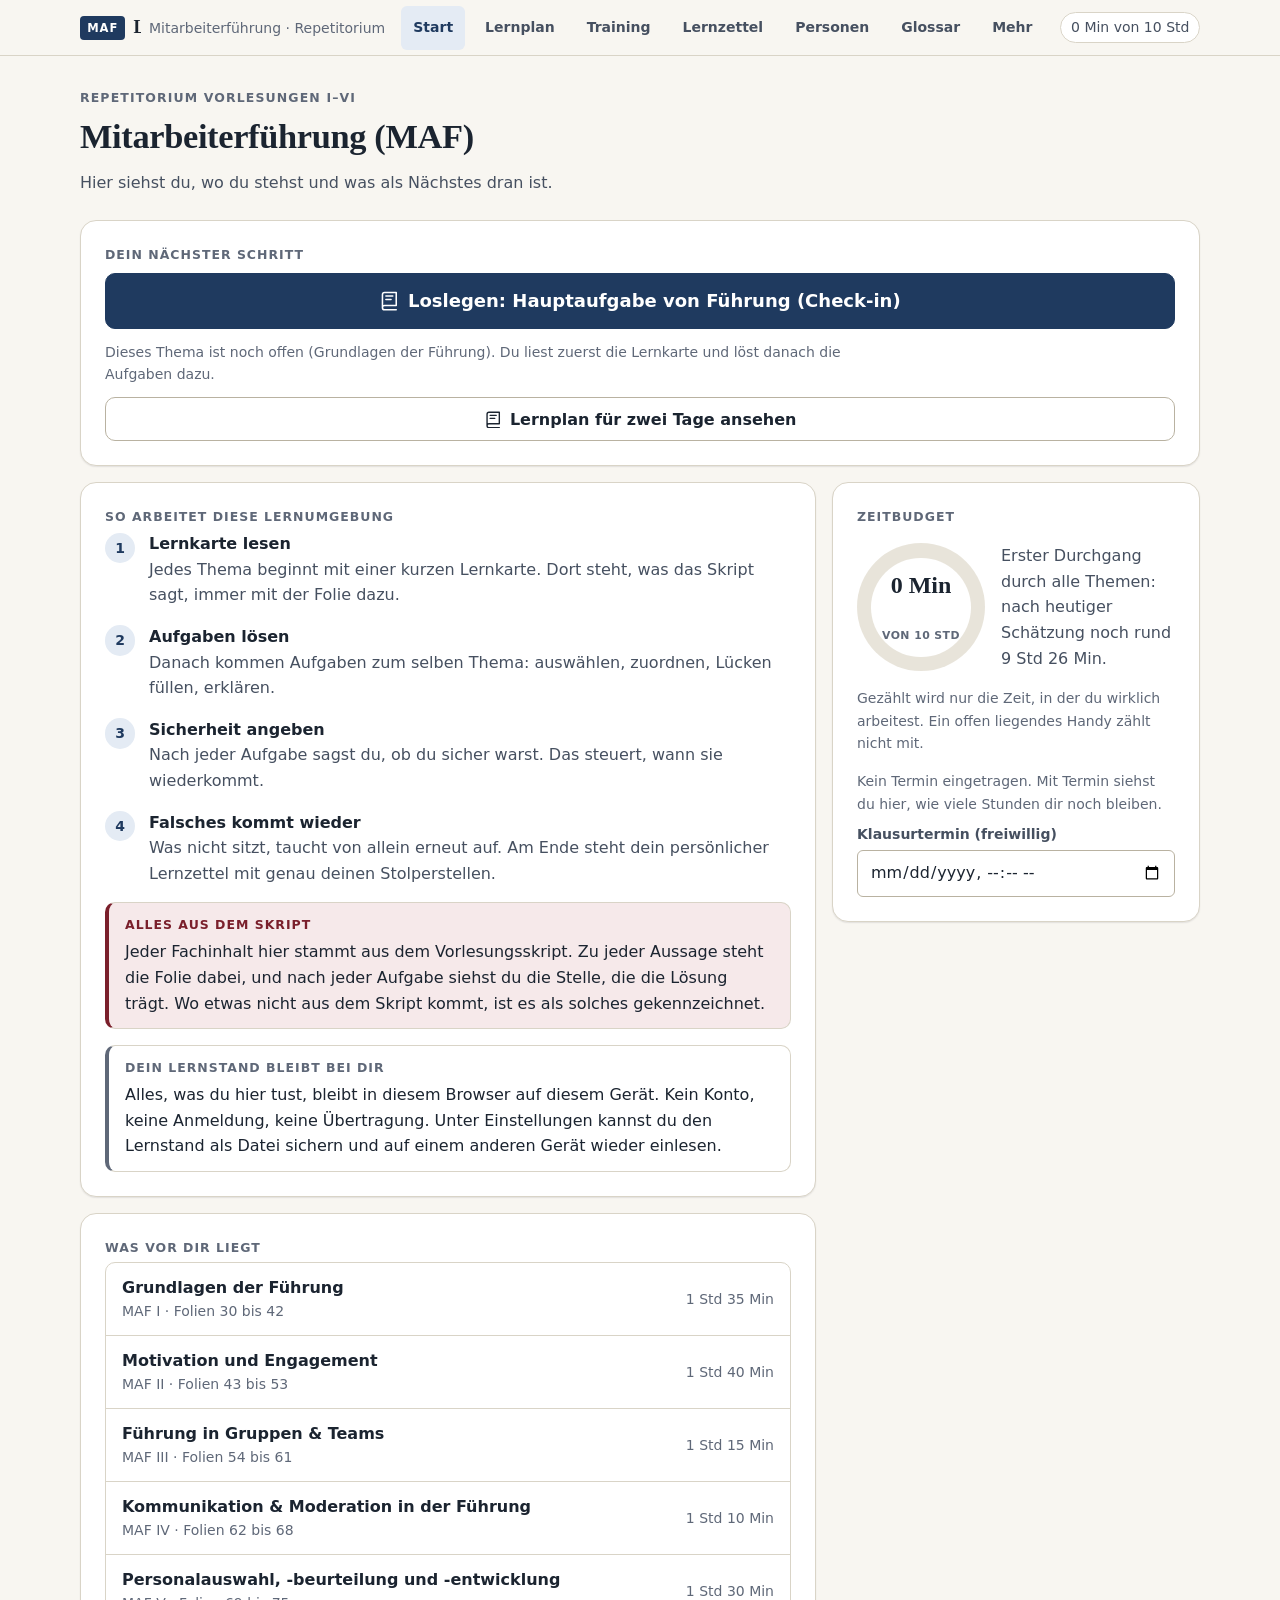
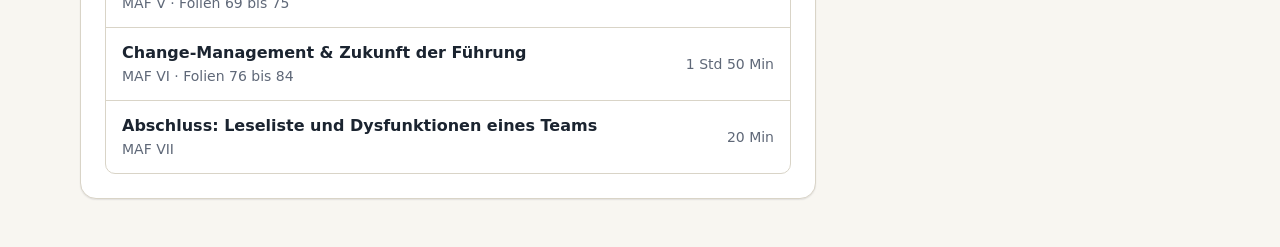
<file: index.html>
<!doctype html>
<html lang="de">
<head>
  <meta charset="utf-8">
  <meta name="viewport" content="width=device-width, initial-scale=1, viewport-fit=cover">
  <meta name="robots" content="noindex, nofollow, noarchive">
  <meta name="referrer" content="no-referrer">
  <meta name="color-scheme" content="light dark">
  <meta name="theme-color" content="#f8f6f1" media="(prefers-color-scheme: light)">
  <meta name="theme-color" content="#11151b" media="(prefers-color-scheme: dark)">
  <title>MAF Lernumgebung</title>
  <meta name="description" content="Lernumgebung zum Repetitorium Mitarbeiterführung (MAF), quellengebunden am Vorlesungsskript.">
  <!-- iPhone und iPad im Safari sind die Hauptgeräte: keine automatischen Telefonlinks aus Zahlen im Lernstoff,
       eigenes Symbol für den Home-Bildschirm. Bewusst KEIN apple-mobile-web-app-capable: als eigenständige
       Web-App hätte die Seite einen getrennten Speicher (Lernstand wäre doppelt) und könnte nicht drucken. -->
  <meta name="format-detection" content="telephone=no, date=no, address=no, email=no">
  <meta name="apple-mobile-web-app-title" content="MAF lernen">
  <link rel="apple-touch-icon" href="assets/apple-touch-icon.png">
  <link rel="icon" href="assets/symbol.svg" type="image/svg+xml">
  <link rel="stylesheet" href="assets/css/tokens.css">
  <link rel="stylesheet" href="assets/css/basis.css">
  <link rel="stylesheet" href="assets/css/komponenten.css">
  <link rel="stylesheet" href="assets/css/diagramme.css">
  <link rel="stylesheet" href="assets/css/aufgaben.css">
  <link rel="stylesheet" href="assets/css/aufgaben-ordnen.css">
  <link rel="stylesheet" href="assets/css/aufgaben-luecke.css">
  <link rel="stylesheet" href="assets/css/ansicht-start.css">
  <link rel="stylesheet" href="assets/css/ansicht-lernen.css">
  <link rel="stylesheet" href="assets/css/ansicht-training.css">
  <link rel="stylesheet" href="assets/css/ansicht-nachschlagen.css">
  <link rel="stylesheet" href="assets/css/lernzettel.css">
  <script>
    // Thema vor dem ersten Zeichnen setzen, damit nichts aufblitzt
    try {
      var s = JSON.parse(localStorage.getItem('maf-lernstand-v1') || 'null');
      var t = s && s.einstellungen && s.einstellungen.thema;
      if (t === 'hell' || t === 'dunkel') document.documentElement.setAttribute('data-thema', t);
    } catch (e) {}
  </script>
  <script type="module" src="assets/js/app.js"></script>
</head>
<body>
  <a class="sprunglink" href="#inhalt">Zum Inhalt springen</a>

  <header class="kopf">
    <div class="kopf__innen">
      <a class="marke" href="#/" aria-label="MAF Lernumgebung, Startseite">
        <span class="marke__kuerzel">MAF</span>
        <span class="marke__wort">Lernumgebung</span>
        <span class="marke__zusatz">Mitarbeiterführung · Repetitorium</span>
      </a>
      <nav class="hauptnav" aria-label="Hauptnavigation" id="hauptnav"></nav>
      <span class="kopf__zeit" id="kopf-zeit" title="Aktive Lernzeit von deinem Zeitbudget" hidden></span>
    </div>
  </header>

  <main id="inhalt" class="seite" tabindex="-1">
    <p class="ladeanzeige">Lernumgebung wird geladen …</p>
  </main>

  <nav class="fussnav" aria-label="Navigation" id="fussnav"></nav>

  <noscript>
    <div class="hinweiskasten hinweiskasten--mittel">
      <p>Diese Lernumgebung braucht JavaScript. Bitte aktiviere es in deinem Browser.</p>
    </div>
  </noscript>
</body>
</html>
</file>
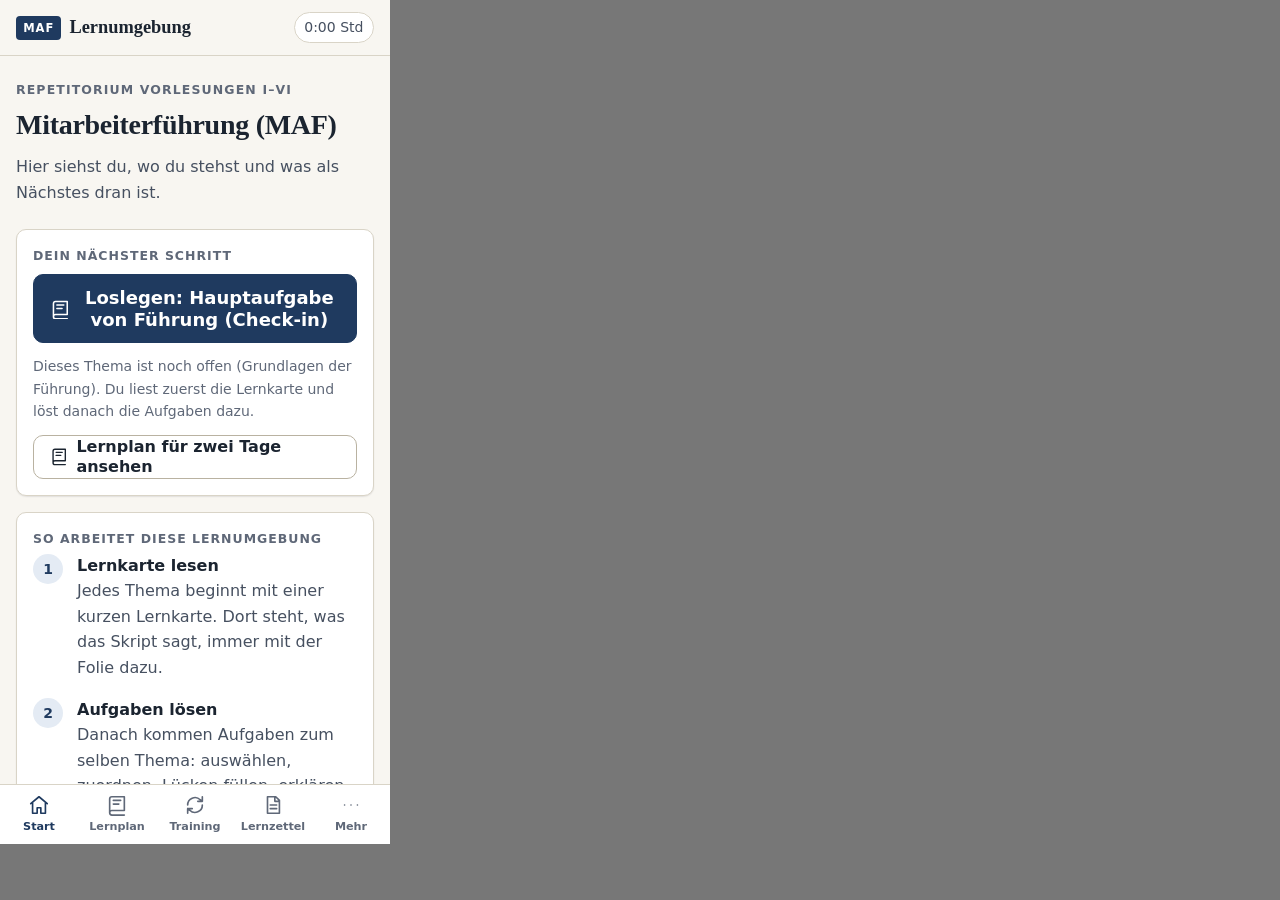
<file: werkzeug/schmal.html>
<!doctype html>
<html lang="de">
<head>
  <meta charset="utf-8">
  <meta name="robots" content="noindex">
  <title>Schmale Vorschau (Bauwerkzeug)</title>
  <style>
    /* Headless-Chrome unter Windows kann kein Fenster schmaler als rund 500 px. Deshalb ein Rahmen mit fester
       Handybreite: ?u=<relative oder absolute URL>&b=390&h=844 */
    html, body { margin: 0; background: #777; }
    iframe { display: block; border: 0; background: #fff; }
  </style>
</head>
<body>
  <script>
    const p = new URLSearchParams(location.search)
    const f = document.createElement('iframe')
    f.width = p.get('b') || '390'
    f.height = p.get('h') || '844'
    f.src = p.get('u') || '../index.html'
    document.body.appendChild(f)
  </script>
</body>
</html>
</file>
<file: assets/css/tokens.css>
/* Design-Tokens. Neutral-akademisch: warmes Papier, Tinte, ein ruhiges Blau.
   Bordeaux markiert Kernaussagen des Skripts (dort rot hervorgehoben). Rot bleibt dem Fehler vorbehalten. */
:root {
  color-scheme: light;

  --papier: #f8f6f1;
  --flaeche: #ffffff;
  --flaeche-2: #f1eee7;
  --flaeche-3: #e8e4da;
  --linie: #d9d4c7;
  --linie-stark: #b9b2a1;

  --tinte: #1b2430;
  --tinte-2: #465060;
  /* Hilfstexte müssen 4,5:1 erreichen, und zwar auf JEDEM Untergrund, auf dem sie vorkommen. Gemessen
     an den gerenderten Farben: #6b7484 ergab 4,37:1 auf --papier und 3,93:1 auf --primaer-sanft (die
     hervorgehobene Zeile im Lernplan). #5f6878 ergibt 5,20:1 auf --papier, 4,85:1 auf --flaeche-2 und
     4,68:1 auf --primaer-sanft. Gelesen wird auf einem iPad am Küchentisch, nicht im Dunkelraum. */
  --tinte-3: #5f6878;

  --primaer: #1f3a5f;
  --primaer-hover: #172c49;
  --primaer-sanft: #e4ebf4;
  --auf-primaer: #ffffff;

  --kern: #7a1f2b;
  --kern-sanft: #f6e9ea;

  --gut: #23613f;
  --gut-sanft: #e3f1e8;
  --mittel: #8a5a00;
  --mittel-sanft: #fbf0d6;
  --schlecht: #a8261b;
  --schlecht-sanft: #fbe7e4;
  --extern: #4a3f7a;
  --extern-sanft: #ece9f6;

  --fokus: #2f6fcf;
  --schatten-1: 0 1px 2px rgba(27, 36, 48, 0.06), 0 1px 1px rgba(27, 36, 48, 0.04);
  --schatten-2: 0 6px 20px rgba(27, 36, 48, 0.10), 0 2px 6px rgba(27, 36, 48, 0.06);

  /* Diagrammfarben */
  --d-flaeche: #e4ebf4;
  --d-flaeche-2: #cfdbea;
  --d-flaeche-3: #b5c7de;
  --d-linie: #1f3a5f;
  --d-text: #1b2430;
  --d-text-invers: #ffffff;
  --d-dunkel: #1f3a5f;
  --d-akzent: #7a1f2b;
  --d-gut: #23613f;
  --d-mittel: #8a5a00;

  --schrift-text: system-ui, -apple-system, "Segoe UI", Roboto, "Helvetica Neue", Arial, sans-serif;
  --schrift-titel: "Iowan Old Style", "Palatino Linotype", Palatino, "Book Antiqua", "Noto Serif", Georgia, serif;
  --schrift-mono: ui-monospace, "Cascadia Mono", Consolas, Menlo, monospace;

  --gr-xs: 0.78rem;
  --gr-s: 0.875rem;
  --gr-m: 1rem;
  --gr-l: 1.125rem;
  --gr-xl: 1.35rem;
  --gr-2xl: 1.7rem;
  --gr-3xl: 2.15rem;

  --a-1: 0.25rem;
  --a-2: 0.5rem;
  --a-3: 0.75rem;
  --a-4: 1rem;
  --a-5: 1.5rem;
  --a-6: 2rem;
  --a-7: 3rem;

  --radius-s: 6px;
  --radius-m: 10px;
  --radius-l: 16px;
  --radius-voll: 999px;

  --breite-text: 46rem;
  --breite-seite: 72rem;
  /* --kopf-eigen ist die Höhe der Kopfleiste, --kopf-hoehe der Versatz für alles, was unter ihr klebt.
     Beide sind normalerweise gleich; im flachen Fenster scrollt der Kopf mit und der Versatz wird 0. */
  --kopf-eigen: 3.5rem;
  --kopf-hoehe: var(--kopf-eigen);
  --fuss-hoehe: 3.75rem;
}

/* Handy im Querformat: Kopf und Fußleiste belegten gemessen 116 von 340 px Fensterhöhe (34 Prozent).
   Hier darf der Kopf wegscrollen (siehe basis.css) und die Fußleiste wird flacher; das gibt rund
   68 px Lesefläche zurück, ohne die Trefferfläche von 44 px zu unterschreiten. */
@media (max-height: 26rem) {
  :root {
    --kopf-hoehe: 0px;
    --fuss-hoehe: 3rem;
  }
}

/* Dunkel: automatisch nach System, ausser der Nutzer hat Hell erzwungen */
@media (prefers-color-scheme: dark) {
  :root:not([data-thema="hell"]) {
    color-scheme: dark;
    --papier: #11151b;
    --flaeche: #191f28;
    --flaeche-2: #212936;
    --flaeche-3: #2a3342;
    --linie: #303a4a;
    --linie-stark: #4a566a;
    --tinte: #ece9e2;
    --tinte-2: #b9c0cc;
    --tinte-3: #8b94a3;
    --primaer: #9cbde8;
    --primaer-hover: #b6cff0;
    --primaer-sanft: #1f2c40;
    --auf-primaer: #0f1722;
    --kern: #eaa3ad;
    --kern-sanft: #33202a;
    --gut: #86cfa6;
    --gut-sanft: #17301f;
    --mittel: #e8bd6a;
    --mittel-sanft: #33290f;
    --schlecht: #f09a90;
    --schlecht-sanft: #3a1c19;
    --extern: #b9adf0;
    --extern-sanft: #262040;
    --fokus: #8ab4ff;
    --schatten-1: 0 1px 2px rgba(0, 0, 0, 0.4);
    --schatten-2: 0 8px 24px rgba(0, 0, 0, 0.5);
    --d-flaeche: #223046;
    --d-flaeche-2: #2c3e5a;
    --d-flaeche-3: #3a5176;
    --d-linie: #9cbde8;
    --d-text: #ece9e2;
    --d-text-invers: #0f1722;
    --d-dunkel: #9cbde8;
    --d-akzent: #eaa3ad;
    --d-gut: #86cfa6;
    --d-mittel: #e8bd6a;
  }
}

:root[data-thema="dunkel"] {
  color-scheme: dark;
  --papier: #11151b;
  --flaeche: #191f28;
  --flaeche-2: #212936;
  --flaeche-3: #2a3342;
  --linie: #303a4a;
  --linie-stark: #4a566a;
  --tinte: #ece9e2;
  --tinte-2: #b9c0cc;
  --tinte-3: #8b94a3;
  --primaer: #9cbde8;
  --primaer-hover: #b6cff0;
  --primaer-sanft: #1f2c40;
  --auf-primaer: #0f1722;
  --kern: #eaa3ad;
  --kern-sanft: #33202a;
  --gut: #86cfa6;
  --gut-sanft: #17301f;
  --mittel: #e8bd6a;
  --mittel-sanft: #33290f;
  --schlecht: #f09a90;
  --schlecht-sanft: #3a1c19;
  --extern: #b9adf0;
  --extern-sanft: #262040;
  --fokus: #8ab4ff;
  --schatten-1: 0 1px 2px rgba(0, 0, 0, 0.4);
  --schatten-2: 0 8px 24px rgba(0, 0, 0, 0.5);
  --d-flaeche: #223046;
  --d-flaeche-2: #2c3e5a;
  --d-flaeche-3: #3a5176;
  --d-linie: #9cbde8;
  --d-text: #ece9e2;
  --d-text-invers: #0f1722;
  --d-dunkel: #9cbde8;
  --d-akzent: #eaa3ad;
  --d-gut: #86cfa6;
  --d-mittel: #e8bd6a;
}
</file>
<file: assets/css/basis.css>
/* Reset, Typografie, Seitengerüst */
*, *::before, *::after { box-sizing: border-box; }

html {
  -webkit-text-size-adjust: 100%;
  text-size-adjust: 100%;
  scroll-behavior: smooth;
  /* Beim Überscrollen (Gummiband in Safari) soll kein weißer Rand aufblitzen, auch nicht im dunklen Thema */
  background: var(--papier);
}

@media (prefers-reduced-motion: reduce) {
  html { scroll-behavior: auto; }
  *, *::before, *::after { animation-duration: 0.01ms !important; transition-duration: 0.01ms !important; }
}

body {
  margin: 0;
  min-height: 100vh;
  min-height: 100dvh;
  background: var(--papier);
  color: var(--tinte);
  font-family: var(--schrift-text);
  font-size: var(--gr-m);
  line-height: 1.6;
  overflow-wrap: break-word;
  -webkit-hyphens: auto;
  hyphens: auto;
  -webkit-tap-highlight-color: transparent;
}

/* Safari auf iPhone und iPad ist das Hauptgerät:
   - Felder unter 16 px lösen dort beim Antippen einen Zoom aus, deshalb nie kleiner.
   - touch-action nimmt die Doppeltipp-Verzögerung, Zoomen mit zwei Fingern bleibt möglich. */
input, select, textarea { font-size: max(16px, 1rem); }
a, button, label, summary, input, select, textarea, [role="button"] { touch-action: manipulation; }
button, .knopf, summary { -webkit-user-select: none; user-select: none; -webkit-touch-callout: none; }

h1, h2, h3, h4 {
  font-family: var(--schrift-titel);
  font-weight: 600;
  line-height: 1.22;
  margin: 0 0 var(--a-3);
  color: var(--tinte);
  hyphens: manual;
  text-wrap: balance;
}
h1 { font-size: var(--gr-3xl); letter-spacing: -0.01em; }
h2 { font-size: var(--gr-2xl); }
h3 { font-size: var(--gr-xl); }
h4 { font-size: var(--gr-l); font-family: var(--schrift-text); font-weight: 650; }

@media (max-width: 40rem) {
  h1 { font-size: 1.75rem; }
  h2 { font-size: 1.4rem; }
  h3 { font-size: 1.2rem; }
}

p { margin: 0 0 var(--a-4); }
ul, ol { margin: 0 0 var(--a-4); padding-left: 1.3rem; }
li { margin-bottom: var(--a-1); }
a { color: var(--primaer); text-underline-offset: 0.18em; }
@media (hover: hover) { a:hover { color: var(--primaer-hover); } }
strong { font-weight: 650; }
mark, .kernmarke {
  background: var(--kern-sanft);
  color: var(--kern);
  padding: 0.05em 0.3em;
  border-radius: 4px;
  font-weight: 600;
  box-decoration-break: clone;
  -webkit-box-decoration-break: clone;
}
hr { border: 0; border-top: 1px solid var(--linie); margin: var(--a-5) 0; }
img, svg { max-width: 100%; }
button, input, select, textarea { font: inherit; color: inherit; }

:focus-visible {
  outline: 3px solid var(--fokus);
  outline-offset: 2px;
  border-radius: var(--radius-s);
}

.nur-vorleser {
  position: absolute; width: 1px; height: 1px; margin: -1px; padding: 0;
  overflow: hidden; clip: rect(0 0 0 0); white-space: nowrap; border: 0;
}

.sprunglink {
  position: absolute; left: var(--a-3); top: -4rem; z-index: 100;
  background: var(--primaer); color: var(--auf-primaer);
  padding: var(--a-2) var(--a-4); border-radius: var(--radius-s);
}
.sprunglink:focus { top: var(--a-3); }

/* Seitengerüst */
.kopf {
  position: sticky; top: 0; z-index: 40;
  height: var(--kopf-eigen);
  /* Rückfall für ältere iPads ohne color-mix (vor iPadOS 16.2) */
  background: var(--papier);
  background: color-mix(in srgb, var(--papier) 92%, transparent);
  backdrop-filter: blur(8px);
  -webkit-backdrop-filter: blur(8px);
  border-bottom: 1px solid var(--linie);
}
.kopf__innen {
  max-width: var(--breite-seite); height: 100%; margin: 0 auto; min-width: 0;
  /* Im Querformat schiebt die Notch des iPhones den Inhalt ein (viewport-fit=cover) */
  padding: 0 max(var(--a-4), env(safe-area-inset-right, 0px)) 0 max(var(--a-4), env(safe-area-inset-left, 0px));
  display: flex; align-items: center; gap: var(--a-4);
}
.marke {
  display: flex; align-items: baseline; gap: var(--a-2); min-width: 0;
  text-decoration: none; color: var(--tinte);
  font-family: var(--schrift-titel); font-weight: 700; font-size: 1.15rem;
  white-space: nowrap;
}
.marke__kuerzel {
  flex: none;
  font-family: var(--schrift-text); font-size: 0.72rem; font-weight: 700; letter-spacing: 0.08em;
  color: var(--auf-primaer); background: var(--primaer);
  padding: 0.18rem 0.45rem; border-radius: 4px; transform: translateY(-1px);
}
/* Der Name ist das einzige Teil im Kopf, das schrumpfen darf. Bleibt bei sehr großer Systemschrift
   kein Platz, wird er gekürzt, statt die Seite waagerecht wackeln zu lassen. */
.marke__wort { min-width: 0; overflow: hidden; text-overflow: ellipsis; }
/* Der Zusatz erscheint nur dort, wo er neben Zeitmarke und Hauptnavigation wirklich Platz hat.
   Gemessen ohne diese Grenzen: Überlauf bei 320–375 px, 481–605 px und 897–1136 px (iPad quer, 1080). */
.marke__zusatz {
  display: none;
  font-family: var(--schrift-text); font-weight: 500; font-size: var(--gr-s); color: var(--tinte-3);
}
@media (min-width: 40rem) and (max-width: 62rem) { .marke__zusatz { display: inline; } }
@media (min-width: 78rem) { .marke__zusatz { display: inline; } }

.hauptnav { margin-left: auto; display: flex; gap: var(--a-2); }
.hauptnav a {
  /* 44 px hoch und 8 px Abstand: ab 62rem ist das die einzige Navigation, und das ist die
     Standardlage auf dem iPad im Querformat (Vertrag 8.4) */
  display: inline-flex; align-items: center; min-height: 2.75rem;
  padding: 0 var(--a-3); border-radius: var(--radius-s);
  color: var(--tinte-2); text-decoration: none; font-size: var(--gr-s); font-weight: 600;
}
@media (hover: hover) { .hauptnav a:hover { background: var(--flaeche-2); color: var(--tinte); } }
.hauptnav a[aria-current="page"] { background: var(--primaer-sanft); color: var(--primaer); }

.kopf__zeit {
  flex: none;
  font-variant-numeric: tabular-nums; font-size: var(--gr-s); color: var(--tinte-2);
  padding: 0.2rem 0.6rem; border: 1px solid var(--linie); border-radius: var(--radius-voll);
  background: var(--flaeche); white-space: nowrap;
}
/* Auf dem schmalen iPhone passt "3 Std 30 Min von 10 Std" nicht neben die Marke. Beide Formen stehen
   im Text; die Vorleser-Fassung nennt immer den ganzen Satz (auf Touch gibt es kein title-Tooltip). */
.kopf__zeit-lang { display: none; }
.kopf__zeit-kurz { display: inline; }
/* 25rem = 400 px: gemessen braucht die lange Form neben der Marke 397 px einschließlich Rand */
@media (min-width: 25rem) {
  .kopf__zeit-lang { display: inline; }
  .kopf__zeit-kurz { display: none; }
}

.fussnav { display: none; }

@media (max-width: 62rem) {
  .hauptnav { display: none; }
  .kopf__zeit { margin-left: auto; }
  .fussnav {
    display: grid; grid-template-columns: repeat(5, 1fr);
    position: fixed; left: 0; right: 0; bottom: 0; z-index: 40;
    height: calc(var(--fuss-hoehe) + env(safe-area-inset-bottom, 0px));
    padding-bottom: env(safe-area-inset-bottom, 0px);
    background: var(--flaeche); border-top: 1px solid var(--linie);
  }
  .fussnav a {
    display: flex; flex-direction: column; align-items: center; justify-content: center; gap: 2px;
    color: var(--tinte-3); text-decoration: none; font-size: 0.7rem; font-weight: 600;
  }
  .fussnav a svg { width: 22px; height: 22px; }
  .fussnav a[aria-current="page"] { color: var(--primaer); }
  body { padding-bottom: calc(var(--fuss-hoehe) + env(safe-area-inset-bottom, 0px)); }
}

/* Handy im Querformat (gemessen iPhone 14 quer, 750x340): der klebende Kopf nahm dauerhaft 56 px.
   Hier scrollt er mit; --kopf-hoehe ist dafür in tokens.css auf 0 gesetzt, damit alles, was sonst
   unter ihm klebt (Sitzungskopf im Training, Sprungziele im Glossar), nicht in der Luft hängt. */
@media (max-height: 26rem) {
  .kopf { position: static; }
}

.seite {
  max-width: var(--breite-seite); margin: 0 auto;
  padding: var(--a-5) max(var(--a-4), env(safe-area-inset-right, 0px)) var(--a-7) max(var(--a-4), env(safe-area-inset-left, 0px));
}
/* iPad hochkant und quer: mehr Luft an den Rändern, die Hand liegt dort */
@media (min-width: 48rem) { .seite { padding-top: var(--a-6); } }
.seite--schmal { max-width: calc(var(--breite-text) + 2 * var(--a-4)); }
.seite:focus { outline: none; }

.seitenkopf { margin-bottom: var(--a-5); }
.seitenkopf__ueber {
  font-size: var(--gr-xs); font-weight: 700; letter-spacing: 0.09em; text-transform: uppercase;
  color: var(--tinte-3); margin-bottom: var(--a-2);
}
.seitenkopf p { color: var(--tinte-2); max-width: var(--breite-text); margin-bottom: 0; }

.brotkrumen { font-size: var(--gr-s); color: var(--tinte-3); margin-bottom: var(--a-3); }
.brotkrumen a { color: var(--tinte-2); }

.raster { display: grid; gap: var(--a-4); }
@media (min-width: 44rem) { .raster--2 { grid-template-columns: 1fr 1fr; } .raster--3 { grid-template-columns: repeat(3, 1fr); } }
@media (min-width: 64rem) { .raster--haupt { grid-template-columns: minmax(0, 2fr) minmax(0, 1fr); align-items: start; } }

.stapel > * + * { margin-top: var(--a-4); }
.stapel--eng > * + * { margin-top: var(--a-2); }
.zeile { display: flex; flex-wrap: wrap; align-items: center; gap: var(--a-2) var(--a-3); }
.zeile--auseinander { justify-content: space-between; }
.leise { color: var(--tinte-3); font-size: var(--gr-s); }
.zahl { font-variant-numeric: tabular-nums; }

.ladeanzeige { padding: var(--a-7) 0; text-align: center; color: var(--tinte-3); }
.fehlerseite { border: 1px solid var(--schlecht); background: var(--schlecht-sanft); padding: var(--a-4); border-radius: var(--radius-m); }

noscript .hinweiskasten { margin: var(--a-5); }
</file>
<file: assets/css/komponenten.css>
/* Gemeinsame Bausteine der Oberfläche. Ansichten und Aufgaben verwenden diese Klassen,
   statt eigene Knöpfe, Karten oder Marken zu erfinden. */

/* Knöpfe */
.knopf {
  display: inline-flex; align-items: center; justify-content: center; gap: var(--a-2);
  min-height: 2.75rem; padding: 0 var(--a-4);
  border: 1px solid var(--linie-stark); border-radius: var(--radius-m);
  background: var(--flaeche); color: var(--tinte);
  font-weight: 600; font-size: var(--gr-m); line-height: 1.2; text-decoration: none;
  cursor: pointer; transition: background 0.15s, border-color 0.15s, transform 0.05s;
  -webkit-tap-highlight-color: transparent;
}
@media (hover: hover) { .knopf:hover { background: var(--flaeche-2); color: var(--tinte); } }
.knopf:active { transform: translateY(1px); }
.knopf[disabled], .knopf[aria-disabled="true"] { opacity: 0.45; cursor: not-allowed; transform: none; }
.knopf--primaer { background: var(--primaer); border-color: var(--primaer); color: var(--auf-primaer); }
@media (hover: hover) { .knopf--primaer:hover { background: var(--primaer-hover); border-color: var(--primaer-hover); color: var(--auf-primaer); } }
.knopf--still { border-color: transparent; background: transparent; color: var(--primaer); }
@media (hover: hover) { .knopf--still:hover { background: var(--primaer-sanft); color: var(--primaer); } }
.knopf--gefahr { color: var(--schlecht); border-color: var(--schlecht); }
.knopf--gross { min-height: 3.25rem; padding: 0 var(--a-5); font-size: var(--gr-l); }
.knopf--klein { min-height: 2.25rem; padding: 0 var(--a-3); font-size: var(--gr-s); }
/* Auf Touch-Geräten (iPhone, iPad) gibt es keine kleinen Knöpfe: 44 px ist die Mindesthöhe für einen Finger */
@media (pointer: coarse) { .knopf--klein { min-height: 2.75rem; } }
.knopf--block { display: flex; width: 100%; }
.knopf svg { width: 1.15em; height: 1.15em; flex: none; }

/* Karten */
.karte {
  background: var(--flaeche); border: 1px solid var(--linie); border-radius: var(--radius-l);
  padding: var(--a-5); box-shadow: var(--schatten-1);
}
.karte--eng { padding: var(--a-4); border-radius: var(--radius-m); }
.karte--klickbar { display: block; color: inherit; text-decoration: none; transition: border-color 0.15s, box-shadow 0.15s; }
@media (hover: hover) { .karte--klickbar:hover { border-color: var(--linie-stark); box-shadow: var(--schatten-2); color: inherit; } }
.karte__titel { font-family: var(--schrift-titel); font-size: var(--gr-xl); font-weight: 600; margin: 0 0 var(--a-2); }
.karte__ueber { font-size: var(--gr-xs); font-weight: 700; letter-spacing: 0.08em; text-transform: uppercase; color: var(--tinte-3); margin-bottom: var(--a-1); }
@media (max-width: 40rem) { .karte { padding: var(--a-4); border-radius: var(--radius-m); } }

/* Marken (Chips) */
.marke-chip {
  display: inline-flex; align-items: center; gap: 0.35em;
  padding: 0.12rem 0.55rem; border-radius: var(--radius-voll);
  font-size: var(--gr-xs); font-weight: 650; line-height: 1.5; white-space: nowrap;
  background: var(--flaeche-2); color: var(--tinte-2); border: 1px solid var(--linie);
}
.marke-chip--folie { font-variant-numeric: tabular-nums; }
.marke-chip--lernstoff { background: var(--kern-sanft); color: var(--kern); border-color: transparent; }
.marke-chip--extern { background: var(--extern-sanft); color: var(--extern); border-color: transparent; }
.marke-chip--gut { background: var(--gut-sanft); color: var(--gut); border-color: transparent; }
.marke-chip--mittel { background: var(--mittel-sanft); color: var(--mittel); border-color: transparent; }
.marke-chip--schlecht { background: var(--schlecht-sanft); color: var(--schlecht); border-color: transparent; }
.marke-chip--neu { background: var(--primaer-sanft); color: var(--primaer); border-color: transparent; }
a.marke-chip { text-decoration: none; }
@media (hover: hover) { a.marke-chip:hover { border-color: var(--linie-stark); } }

/* Fortschritt */
.balken {
  position: relative; height: 0.5rem; border-radius: var(--radius-voll);
  background: var(--flaeche-3); overflow: hidden;
}
.balken__wert { position: absolute; inset: 0 auto 0 0; border-radius: inherit; background: var(--primaer); transition: width 0.4s ease; }
.balken--gut .balken__wert { background: var(--gut); }
.balken--mittel .balken__wert { background: var(--mittel); }
.balken--schlecht .balken__wert { background: var(--schlecht); }
.balken--dick { height: 0.75rem; }
/* Zweiter Wert hinter dem ersten: Abdeckung (gesehen) hinter Beherrschung */
.balken__schatten { position: absolute; inset: 0 auto 0 0; border-radius: inherit; background: var(--linie-stark); opacity: 0.55; }

.ampel { display: inline-flex; align-items: center; gap: 0.4em; font-size: var(--gr-s); font-weight: 650; }
.ampel::before { content: ""; width: 0.7em; height: 0.7em; border-radius: 50%; background: var(--tinte-3); flex: none; }
.ampel--gut { color: var(--gut); } .ampel--gut::before { background: var(--gut); }
.ampel--mittel { color: var(--mittel); } .ampel--mittel::before { background: var(--mittel); border-radius: 2px; }
.ampel--schlecht { color: var(--schlecht); } .ampel--schlecht::before { background: var(--schlecht); border-radius: 0; transform: rotate(45deg); }
.ampel--offen { color: var(--tinte-3); } .ampel--offen::before { background: transparent; border: 2px solid var(--tinte-3); }

.ring { --wert: 0; --farbe: var(--primaer); width: 7rem; height: 7rem; border-radius: 50%; flex: none;
  background: conic-gradient(var(--farbe) calc(var(--wert) * 1%), var(--flaeche-3) 0);
  display: grid; place-items: center; }
.ring__innen { width: 5.4rem; height: 5.4rem; border-radius: 50%; background: var(--flaeche); display: grid; place-items: center; text-align: center; line-height: 1.15; }
.ring__zahl { font-family: var(--schrift-titel); font-size: 1.5rem; font-weight: 700; font-variant-numeric: tabular-nums; }
.ring__text { font-size: 0.68rem; color: var(--tinte-3); font-weight: 600; letter-spacing: 0.04em; text-transform: uppercase; }

/* Hinweiskästen */
.hinweiskasten {
  border: 1px solid var(--linie); border-left: 4px solid var(--tinte-3);
  background: var(--flaeche); border-radius: var(--radius-m);
  padding: var(--a-3) var(--a-4);
}
.hinweiskasten > :last-child { margin-bottom: 0; }
.hinweiskasten__titel { font-size: var(--gr-xs); font-weight: 700; letter-spacing: 0.08em; text-transform: uppercase; color: var(--tinte-3); margin-bottom: var(--a-1); }
.hinweiskasten--kern { border-left-color: var(--kern); background: var(--kern-sanft); }
.hinweiskasten--kern .hinweiskasten__titel { color: var(--kern); }
.hinweiskasten--extern { border-left-color: var(--extern); background: var(--extern-sanft); }
.hinweiskasten--extern .hinweiskasten__titel { color: var(--extern); }
.hinweiskasten--gut { border-left-color: var(--gut); background: var(--gut-sanft); }
.hinweiskasten--gut .hinweiskasten__titel { color: var(--gut); }
.hinweiskasten--mittel { border-left-color: var(--mittel); background: var(--mittel-sanft); }
.hinweiskasten--mittel .hinweiskasten__titel { color: var(--mittel); }
.hinweiskasten--schlecht { border-left-color: var(--schlecht); background: var(--schlecht-sanft); }
.hinweiskasten--schlecht .hinweiskasten__titel { color: var(--schlecht); }
.hinweiskasten--primaer { border-left-color: var(--primaer); background: var(--primaer-sanft); }
.hinweiskasten--primaer .hinweiskasten__titel { color: var(--primaer); }

/* Formularfelder */
.feld { display: block; }
.feld__label { display: block; font-size: var(--gr-s); font-weight: 650; margin-bottom: var(--a-1); color: var(--tinte-2); }
.feld__eingabe, .feld textarea, .feld select {
  width: 100%; min-height: 2.75rem; padding: 0.55rem 0.75rem;
  background: var(--flaeche); color: var(--tinte);
  border: 1px solid var(--linie-stark); border-radius: var(--radius-s);
}
.feld textarea { min-height: 6.5rem; resize: vertical; line-height: 1.5; }
.feld__eingabe:focus-visible, .feld textarea:focus-visible { outline-offset: 0; }

/* Tabellen */
.tabellenhuelle { overflow-x: auto; -webkit-overflow-scrolling: touch; border: 1px solid var(--linie); border-radius: var(--radius-m); background: var(--flaeche); }
.tabelle { width: 100%; border-collapse: collapse; font-size: var(--gr-s); line-height: 1.45; hyphens: auto; }
.tabelle th, .tabelle td { padding: 0.6rem 0.75rem; text-align: left; vertical-align: top; border-bottom: 1px solid var(--linie); }
.tabelle th { background: var(--flaeche-2); font-weight: 700; color: var(--tinte-2); white-space: nowrap; }
.tabelle tr:last-child td { border-bottom: 0; }
.tabelle td:first-child { font-weight: 650; }

/* Reiter */
.reiter { display: flex; gap: var(--a-1); border-bottom: 1px solid var(--linie); overflow-x: auto; scrollbar-width: none; }
.reiter::-webkit-scrollbar { display: none; }
.reiter button {
  min-height: 2.75rem; padding: 0 var(--a-4); background: none; border: 0; border-bottom: 3px solid transparent;
  color: var(--tinte-2); font-weight: 650; cursor: pointer; white-space: nowrap;
}
.reiter button[aria-selected="true"] { color: var(--primaer); border-bottom-color: var(--primaer); }

/* Schublade (Erklärung nachschlagen, ohne die Aufgabe zu verlassen) */
/* touch-action: none, damit der Hintergrund in iOS Safari nicht unter der Schublade weiterscrollt */
.schublade-hintergrund { position: fixed; inset: 0; z-index: 60; background: rgba(10, 14, 20, 0.5); opacity: 0; transition: opacity 0.2s; touch-action: none; }
.schublade-hintergrund.ist-offen { opacity: 1; }
.schublade {
  position: fixed; z-index: 61; top: 0; right: 0; bottom: 0; width: min(34rem, 100%);
  background: var(--papier); border-left: 1px solid var(--linie); box-shadow: var(--schatten-2);
  transform: translateX(100%); transition: transform 0.25s ease;
  display: flex; flex-direction: column;
}
.schublade.ist-offen { transform: none; }
.schublade__kopf { display: flex; align-items: center; justify-content: space-between; gap: var(--a-3); padding: var(--a-3) var(--a-4); border-bottom: 1px solid var(--linie); }
.schublade__kopf h2 { font-size: var(--gr-xl); margin: 0; }
/* overscroll-behavior: contain verhindert, dass das Scrollen am Ende der Schublade an die Seite durchkettet */
.schublade__inhalt { padding: var(--a-4); overflow-y: auto; -webkit-overflow-scrolling: touch; overscroll-behavior: contain; flex: 1; }
@media (max-width: 40rem) {
  .schublade { top: auto; left: 0; width: 100%; max-height: 88vh; max-height: 88dvh; padding-bottom: env(safe-area-inset-bottom, 0px); border-left: 0; border-top: 1px solid var(--linie);
    border-radius: var(--radius-l) var(--radius-l) 0 0; transform: translateY(100%); }
}

/* Kurzmeldung. Ohne Fußnavigation (breite Lage) reicht der Abstand zum Home-Balken. */
.kurzmeldung {
  position: fixed; left: 50%; bottom: calc(env(safe-area-inset-bottom, 0px) + var(--a-5)); transform: translate(-50%, 1rem);
  z-index: 80; background: var(--tinte); color: var(--papier); padding: var(--a-2) var(--a-4);
  border-radius: var(--radius-voll); font-size: var(--gr-s); font-weight: 600; opacity: 0; pointer-events: none;
  transition: opacity 0.2s, transform 0.2s; max-width: calc(100% - 2rem); text-align: center;
}
/* Mit Fußnavigation: über ihr. Deren Höhe enthält den Home-Balken NICHT, der kommt hier dazu —
   sonst liegt die Meldung auf jedem iPhone mit Home-Balken auf der Navigation statt darüber. */
@media (max-width: 62rem) {
  .kurzmeldung { bottom: calc(var(--fuss-hoehe) + env(safe-area-inset-bottom, 0px) + var(--a-4)); }
}
.kurzmeldung.ist-sichtbar { opacity: 1; transform: translate(-50%, 0); }

/* Listen aus Einträgen (Themenliste, Personenliste) */
.eintragsliste { list-style: none; margin: 0; padding: 0; border: 1px solid var(--linie); border-radius: var(--radius-m); background: var(--flaeche); overflow: hidden; }
.eintragsliste > li { margin: 0; border-bottom: 1px solid var(--linie); }
.eintragsliste > li:last-child { border-bottom: 0; }
.eintrag { display: grid; grid-template-columns: minmax(0, 1fr) auto; gap: var(--a-1) var(--a-3); align-items: center;
  padding: var(--a-3) var(--a-4); color: inherit; text-decoration: none; min-height: 3.25rem; }
@media (hover: hover) { a.eintrag:hover { background: var(--flaeche-2); color: inherit; } }
.eintrag__titel { font-weight: 650; }
.eintrag__neben { font-size: var(--gr-s); color: var(--tinte-3); }
.eintrag__rechts { display: flex; align-items: center; gap: var(--a-3); }

/* Aufklappbar */
details.aufklapp { border: 1px solid var(--linie); border-radius: var(--radius-m); background: var(--flaeche); }
details.aufklapp > summary { cursor: pointer; padding: var(--a-3) var(--a-4); font-weight: 650; list-style: none; display: flex; justify-content: space-between; align-items: center; gap: var(--a-3); min-height: 2.75rem; }
details.aufklapp > summary::-webkit-details-marker { display: none; }
details.aufklapp > summary::after { content: ""; width: 0.55em; height: 0.55em; border-right: 2px solid var(--tinte-3); border-bottom: 2px solid var(--tinte-3); transform: rotate(45deg); transition: transform 0.2s; flex: none; margin-right: 0.2em; }
details.aufklapp[open] > summary::after { transform: rotate(-135deg); }
details.aufklapp > .aufklapp__inhalt { padding: 0 var(--a-4) var(--a-4); }

/* Lernkarten-Blöcke */
.block + .block { margin-top: var(--a-4); }
.block--einfach { font-size: var(--gr-l); line-height: 1.65; }
.block--definition { border-left: 3px solid var(--primaer); padding-left: var(--a-4); }
.block--definition dt { font-weight: 700; font-family: var(--schrift-titel); font-size: var(--gr-l); }
.block--definition dd { margin: var(--a-1) 0 0; }
.block--zitat blockquote { margin: 0; padding: var(--a-3) var(--a-4); border-left: 3px solid var(--kern); font-family: var(--schrift-titel); font-size: var(--gr-xl); line-height: 1.4; font-style: italic; }
.block--zitat figcaption { margin-top: var(--a-2); padding-left: var(--a-4); font-size: var(--gr-s); color: var(--tinte-2); }
.block--zitat figure { margin: 0; }
.block--vergleich { display: grid; gap: var(--a-3); }
@media (min-width: 40rem) { .block--vergleich { grid-template-columns: repeat(var(--spalten, 2), minmax(0, 1fr)); } }
.vergleich__spalte { border: 1px solid var(--linie); border-radius: var(--radius-m); background: var(--flaeche); padding: var(--a-3) var(--a-4); }
.vergleich__spalte h4 { margin-bottom: var(--a-2); padding-bottom: var(--a-2); border-bottom: 2px solid var(--primaer); }
.vergleich__spalte ul { margin: 0; padding-left: 1.1rem; font-size: var(--gr-s); }
.block--person { display: flex; gap: var(--a-3); align-items: flex-start; border: 1px solid var(--linie); border-radius: var(--radius-m); background: var(--flaeche); padding: var(--a-3) var(--a-4); }
.person__zeichen { flex: none; width: 2.5rem; height: 2.5rem; border-radius: 50%; background: var(--primaer-sanft); color: var(--primaer); display: grid; place-items: center; font-family: var(--schrift-titel); font-weight: 700; }
.person__name { font-weight: 700; }
.block--diagramm figure { margin: 0; }
.diagrammhuelle { border: 1px solid var(--linie); border-radius: var(--radius-m); background: var(--flaeche); padding: var(--a-2); overflow-x: auto; -webkit-overflow-scrolling: touch; }
.diagrammhuelle svg { display: block; width: 100%; height: auto; min-width: var(--d-minbreite, 0); font-family: var(--schrift-text); }
.block--diagramm figcaption { margin-top: var(--a-2); font-size: var(--gr-s); color: var(--tinte-2); }
.block--skriptluecke .feld + .feld { margin-top: var(--a-3); }

.glossarlink, .personlink { color: inherit; text-decoration: underline dotted var(--tinte-3); text-underline-offset: 0.2em; cursor: pointer; background: none; border: 0; padding: 0; font: inherit; }
.personlink { text-decoration-color: var(--primaer); }
@media (hover: hover) { .glossarlink:hover, .personlink:hover { color: var(--primaer); } }
</file>
<file: assets/css/diagramme.css>
/* Klassen für alle eigenen SVG-Diagramme. Diagramme verwenden NUR diese Klassen (keine festen Farben),
   damit Hell und Dunkel stimmen. Schriftgrößen gelten für viewBox-Breite 800. */
.diagrammhuelle svg { font-family: var(--schrift-text); }
.d-flaeche { fill: var(--d-flaeche); stroke: var(--d-linie); stroke-width: 1.2; }
.d-flaeche-2 { fill: var(--d-flaeche-2); stroke: var(--d-linie); stroke-width: 1.2; }
.d-flaeche-3 { fill: var(--d-flaeche-3); stroke: var(--d-linie); stroke-width: 1.2; }
.d-flaeche-leer { fill: var(--flaeche); stroke: var(--d-linie); stroke-width: 1.2; }
.d-dunkel { fill: var(--d-dunkel); stroke: none; }
.d-akzentflaeche { fill: var(--kern-sanft); stroke: var(--d-akzent); stroke-width: 1.2; }
.d-linie { fill: none; stroke: var(--d-linie); stroke-width: 2; stroke-linecap: round; stroke-linejoin: round; }
.d-linie-duenn { fill: none; stroke: var(--d-linie); stroke-width: 1.2; }
.d-linie-gestrichelt { fill: none; stroke: var(--d-linie); stroke-width: 1.2; stroke-dasharray: 5 4; }
.d-linie-akzent { fill: none; stroke: var(--d-akzent); stroke-width: 2.5; stroke-linecap: round; }
.d-linie-gut { fill: none; stroke: var(--d-gut); stroke-width: 2.5; stroke-linecap: round; }
.d-linie-mittel { fill: none; stroke: var(--d-mittel); stroke-width: 2.5; stroke-linecap: round; }
.d-kurve { fill: none; stroke: var(--d-linie); stroke-width: 3; stroke-linecap: round; stroke-linejoin: round; }
.d-pfeilspitze { fill: var(--d-linie); stroke: none; }
.d-pfeilspitze-akzent { fill: var(--d-akzent); stroke: none; }
.d-punkt { fill: var(--d-text); stroke: var(--flaeche); stroke-width: 2; }
.d-text { fill: var(--d-text); font-size: 15px; }
.d-text-klein { fill: var(--d-text); font-size: 13px; }
.d-text-fett { fill: var(--d-text); font-size: 15px; font-weight: 700; }
.d-text-titel { fill: var(--d-text); font-size: 17px; font-weight: 700; }
.d-text-invers { fill: var(--d-text-invers); font-size: 15px; font-weight: 650; }
.d-text-akzent { fill: var(--d-akzent); font-size: 15px; font-weight: 700; }
.d-text-leise { fill: var(--tinte-3); font-size: 13px; }
.d-text-gut { fill: var(--d-gut); font-size: 14px; font-weight: 700; }
.d-text-mittel { fill: var(--d-mittel); font-size: 14px; font-weight: 700; }

/* Rahmen mit Wisch-Hinweis: Auf dem iPhone sind viele Abbildungen breiter als der Bildschirm */
.diagrammfenster { position: relative; }
.diagrammfenster.hat-ueberlauf::after {
  content: ""; position: absolute; top: 1px; right: 1px; bottom: 1px; width: 2.5rem; pointer-events: none;
  border-radius: 0 var(--radius-m) var(--radius-m) 0;
  background: linear-gradient(to right, transparent, var(--flaeche) 85%);
}
.diagrammhinweis { margin: var(--a-2) 0 0; font-size: var(--gr-s); color: var(--tinte-3); display: flex; align-items: baseline; gap: 0.4em; }
.diagrammhinweis[hidden] { display: none; }
.diagrammhinweis::before { content: "↔"; font-weight: 700; color: var(--primaer); }

/* Marken im Modus "beschriften" */
.d-marke circle { fill: var(--primaer); stroke: var(--flaeche); stroke-width: 2; }
.d-marke text { fill: var(--auf-primaer); font-size: 14px; font-weight: 700; }
.d-marke.ist-richtig circle { fill: var(--gut); }
.d-marke.ist-falsch circle { fill: var(--schlecht); }
</file>
<file: assets/css/aufgaben.css>
/* Aufgabenrahmen, gemeinsame Optionsstile, Checkliste und Karteikarte.
   Grundsatz aus dem Vertrag (5.1): Ein Zustand wird nie allein über die Farbe gezeigt. Das Symbol kommt aus dem
   Renderer, die Rahmenart (durchgezogen, dick, gestrichelt) aus diesen Regeln. */

/* ---------- Rahmen um jede Aufgabe ---------- */

.aufgabe { display: flex; flex-direction: column; gap: var(--a-4); }
/* Abgabe- und Rückmeldeteil sind zeitweise leer. Ausgeblendet erzeugen sie keine Lücke im Abstand. */
.aufgabe > :empty { display: none; }
/* Die Renderer blenden Zwischenschritte über das Attribut hidden aus. Ohne diese Regel gewinnt das display
   der Klasse (.knopf, .aufgabe__abgabeknoepfe) gegen die Vorgabe des Browsers und der Knopf bleibt stehen. */
.aufgabe [hidden] { display: none; }

.aufgabe__kopf { row-gap: var(--a-2); }
.aufgabe__kopf .zahl { font-size: var(--gr-xs); font-weight: 700; letter-spacing: 0.06em; text-transform: uppercase; }
.aufgabe__kopf .marke-chip--folie { margin-left: auto; }

.aufgabe__frage { display: flex; flex-direction: column; gap: var(--a-3); }
/* Eine Karteikarte bringt keine Frage mit, nur eine Vorderseite. */
.aufgabe__fragetext:empty { display: none; }
.aufgabe__frage:not(:has(> *:not(:empty))) { display: none; }

/* Der Übungsfall wird als eigener Kasten abgesetzt, damit Situation und Frage nicht ineinanderlaufen. */
.aufgabe__szenario {
  padding: var(--a-3) var(--a-4);
  border: 1px solid var(--linie); border-left: 4px solid var(--linie-stark);
  border-radius: var(--radius-m); background: var(--flaeche-2); color: var(--tinte-2);
}
.aufgabe__szenario > :last-child { margin-bottom: 0; }

.aufgabe__fragetext { font-size: var(--gr-l); font-weight: 600; line-height: 1.5; }
.aufgabe__fragetext > :last-child { margin-bottom: 0; }
@media (min-width: 40rem) { .aufgabe__fragetext { font-size: var(--gr-xl); line-height: 1.4; } }

.aufgabe__antwort > * + * { margin-top: var(--a-3); }
.aufgabe__antwort > p, .aufgabe__antwort > .stapel > p { margin-bottom: 0; }
.aufgabe__antwort textarea { min-height: 8rem; line-height: 1.6; }
.aufgabe__antwort textarea[readonly] { background: var(--flaeche-2); color: var(--tinte-2); }

.aufgabe__abgabe { display: flex; flex-direction: column; gap: var(--a-2); }
.aufgabe__abgabehinweis { margin: 0; }
/* Die Knöpfe teilen sich die Zeile. Lange Beschriftungen brechen um und füllen dann die Zeile,
   statt links angeschlagen stehen zu bleiben. */
.aufgabe__abgabeknoepfe { display: flex; flex-wrap: wrap; gap: var(--a-3); }
.aufgabe__abgabeknoepfe .knopf { flex: 1 1 auto; }
/* Schmal: untereinander und über die volle Breite, damit die Trefferfläche groß bleibt. */
@media (max-width: 34rem) {
  .aufgabe__abgabeknoepfe { flex-direction: column; align-items: stretch; }
  .aufgabe__abgabeknoepfe .knopf { width: 100%; }
}

.aufgabe__rueckmeldung { display: flex; flex-direction: column; gap: var(--a-3); }
.aufgabe__rueckmeldung .hinweiskasten > p { margin-bottom: 0; }
.rueckmeldung__titel {
  display: flex; align-items: center; gap: var(--a-2); margin-bottom: var(--a-1);
  font-family: var(--schrift-titel); font-size: var(--gr-l);
}
.rueckmeldung__titel svg { width: 1.4em; height: 1.4em; flex: none; stroke-width: 2.3; }
.hinweiskasten--gut .rueckmeldung__titel { color: var(--gut); }
.hinweiskasten--mittel .rueckmeldung__titel { color: var(--mittel); }
.hinweiskasten--schlecht .rueckmeldung__titel { color: var(--schlecht); }

.rueckmeldung__erklaerung { margin-top: var(--a-3); padding-top: var(--a-3); border-top: 1px solid var(--linie); }
.rueckmeldung__erklaerung > :last-child { margin-bottom: 0; }

/* Der wörtliche Beleg aus dem Skript, als Zitat erkennbar. */
.rueckmeldung__beleg { margin: var(--a-3) 0 0; }
.rueckmeldung__beleg figcaption {
  margin-bottom: var(--a-2);
  font-size: var(--gr-xs); font-weight: 700; letter-spacing: 0.08em; text-transform: uppercase; color: var(--tinte-3);
}
.rueckmeldung__beleg blockquote {
  margin: 0; padding-left: var(--a-3); border-left: 3px solid var(--linie-stark);
  font-family: var(--schrift-titel); font-style: italic; line-height: 1.5;
}
.rueckmeldung__beleg blockquote + blockquote { margin-top: var(--a-2); }

.rueckmeldung__knoepfe { justify-content: flex-end; }
@media (max-width: 34rem) { .rueckmeldung__knoepfe .knopf { width: 100%; } }

/* ---------- Optionen: Einfachauswahl, Mehrfachauswahl, Aussagen ---------- */

.optionen { display: flex; flex-direction: column; gap: var(--a-2); }
.optionen__hinweis { margin: 0 0 var(--a-2); }

.option {
  display: flex; flex-wrap: wrap; align-items: flex-start; gap: var(--a-2) var(--a-3);
  min-height: 3rem; padding: var(--a-3) var(--a-4);
  border: 1px solid var(--linie); border-radius: var(--radius-m);
  background: var(--flaeche); color: var(--tinte);
  cursor: pointer; transition: background 0.15s, border-color 0.15s;
  -webkit-tap-highlight-color: transparent;
}
/* Hover nur, wo es einen Zeiger gibt. Auf iPad und iPhone bliebe der Zustand nach dem Antippen kleben und
   die zuletzt berührte Option sähe aus wie gewählt (Vertrag 8.3). */
@media (hover: hover) {
  @media (hover: hover) { label.option:hover { background: var(--flaeche-2); border-color: var(--linie-stark); } }
}
.option:has(input:disabled) { cursor: default; }
.option:has(input:focus-visible) { outline: 3px solid var(--fokus); outline-offset: 2px; }
.option__text { flex: 1 1 10rem; line-height: 1.5; }

/* Marke: Kreis bei Einfachauswahl, Kästchen bei Mehrfachauswahl. */
.option__marke {
  flex: none; width: 1.4rem; height: 1.4rem; margin-top: 0.1rem;
  display: grid; place-items: center;
  border: 2px solid var(--linie-stark); border-radius: 50%; background: var(--flaeche);
}
.optionen--mehrfach .option__marke { border-radius: var(--radius-s); }
.option.ist-gewaehlt .option__marke { border-color: var(--primaer); background: var(--primaer); }
.option.ist-gewaehlt .option__marke::after { content: ""; }
.optionen:not(.optionen--mehrfach) .option.ist-gewaehlt .option__marke::after {
  width: 0.55rem; height: 0.55rem; border-radius: 50%; background: var(--auf-primaer);
}
.optionen--mehrfach .option.ist-gewaehlt .option__marke::after {
  width: 0.34rem; height: 0.68rem; margin-top: -0.14rem;
  border: solid var(--auf-primaer); border-width: 0 0.16rem 0.16rem 0; transform: rotate(45deg);
}

.option.ist-gewaehlt { border-color: var(--primaer); background: var(--primaer-sanft); }

/* Nach dem Prüfen. Farbe plus Rahmenart: richtig doppelt gerahmt, verpasst gestrichelt. */
.option.ist-richtig { border-color: var(--gut); background: var(--gut-sanft); box-shadow: inset 0 0 0 1px var(--gut); }
.option.ist-richtig .option__marke { border-color: var(--gut); background: var(--gut); }
.option.ist-falsch { border-color: var(--schlecht); background: var(--schlecht-sanft); box-shadow: inset 0 0 0 1px var(--schlecht); }
.option.ist-falsch .option__marke { border-color: var(--schlecht); background: var(--schlecht); }
.option.ist-verpasst { border-color: var(--gut); border-style: dashed; background: var(--flaeche); }
.option.ist-verpasst .option__marke { border-color: var(--gut); border-style: dashed; background: var(--flaeche); }
.option.ist-verpasst .option__marke::after { display: none; }

.option__urteil { flex: none; display: inline-flex; align-items: center; margin-top: 0.05rem; }
.option__urteil svg { width: 1.5rem; height: 1.5rem; stroke-width: 2.4; }
.option.ist-richtig .option__urteil, .option.ist-verpasst .option__urteil { color: var(--gut); }
.option.ist-falsch .option__urteil { color: var(--schlecht); }

/* ---------- Aussagen mit zwei Schaltern (wahr oder falsch) ---------- */

.option--aussage { align-items: center; cursor: default; }
.option--aussage .option__text { flex: 1 1 13rem; }
.option__schalter { flex: none; display: flex; gap: var(--a-2); }
.option__schalter .knopf { padding: 0 var(--a-3); }
.option__schalter .knopf::before {
  content: ""; flex: none; width: 0.85rem; height: 0.85rem;
  border: 2px solid currentColor; border-radius: 50%; opacity: 0.45;
}
.option__schalter .knopf.ist-gewaehlt {
  background: var(--primaer); border-color: var(--primaer); color: var(--auf-primaer);
}
.option__schalter .knopf.ist-gewaehlt::before { background: currentColor; opacity: 1; }
.option__schalter .knopf[disabled] { opacity: 0.5; }
.option__schalter .knopf.ist-gewaehlt[disabled] { opacity: 1; }

.option__korrektur {
  flex: 1 0 100%; margin: 0; padding-top: var(--a-2); border-top: 1px solid var(--linie-stark);
  font-size: var(--gr-s); line-height: 1.5; color: var(--tinte-2);
}
.option__korrektur strong { display: block; color: var(--tinte); }

@media (max-width: 34rem) {
  .option__schalter { flex: 1 0 100%; }
  .option__schalter .knopf { flex: 1 1 0; min-width: 0; padding: 0 var(--a-2); }
}

/* ---------- Checkliste der Selbstbewertung (erklaeren, fall offen) ---------- */

.checkliste {
  margin: 0; padding: var(--a-2) var(--a-4) var(--a-3);
  border: 1px solid var(--linie); border-radius: var(--radius-m); background: var(--flaeche);
}
.checkliste legend { padding: 0 var(--a-2); font-size: var(--gr-s); font-weight: 650; color: var(--tinte-2); }
.checkpunkt {
  display: flex; align-items: flex-start; gap: var(--a-3);
  min-height: 2.75rem; padding: var(--a-2); line-height: 1.5;
  border-left: 3px solid transparent; border-radius: var(--radius-s); cursor: pointer;
}
@media (hover: hover) {
  @media (hover: hover) { .checkpunkt:hover { background: var(--flaeche-2); } }
}
.checkpunkt:has(input:focus-visible) { outline: 3px solid var(--fokus); outline-offset: 2px; }

/* Rückfall für iPadOS 15.0 bis 15.3: dort gibt es weder :has() noch :focus-visible, und die Tastatur
   liefe ohne sichtbaren Fokus. Dort zeigt der einfache Fokus den Ring, bei der Option an der Marke,
   weil das Eingabefeld selbst nur für Vorleser da ist. Neuere Fassungen erreicht dieser Block nicht. */
@supports not selector(:focus-visible) {
  .option input:focus + .option__marke { outline: 3px solid var(--fokus); outline-offset: 2px; }
  .checkpunkt input:focus { outline: 3px solid var(--fokus); outline-offset: 2px; }
}
.checkpunkt input { flex: none; width: 1.3rem; height: 1.3rem; margin: 0.2rem 0 0; accent-color: var(--primaer); }
.checkpunkt.ist-richtig { background: var(--gut-sanft); border-left-color: var(--gut); }
.checkpunkt.ist-verpasst { background: var(--flaeche-2); border-left-color: var(--mittel); border-left-style: dashed; color: var(--tinte-2); }

/* ---------- Karteikarte ---------- */

.aufgabe__karteikarte {
  display: flex; flex-direction: column; justify-content: center;
  min-height: 6.5rem; padding: var(--a-4);
  font-size: var(--gr-l); line-height: 1.6;
}
.aufgabe__karteikarte p { margin-bottom: var(--a-2); }
.aufgabe__karteikarte > :last-child { margin-bottom: 0; }
</file>
<file: assets/css/aufgaben-ordnen.css>
/* Die drei Aufgabentypen, die etwas in Ordnung bringen: Zuordnen, Reihenfolge, Einsortieren.
   Alle drei kommen ohne Ziehen aus. Jede Trefferfläche ist mindestens 2.75rem (44 px) hoch, damit sie
   auf dem Handy mit dem Daumen zu treffen ist. Zustände zeigen nie nur Farbe, sondern immer auch
   Nummer, Symbol oder Text. */

/* ---------- Gemeinsam ---------- */

/* Stand der Bearbeitung ("3 von 6 einsortiert"), wird per aria-live vorgelesen */
.ordnen__stand {
  margin: 0;
  font-size: var(--gr-s);
  font-weight: 650;
  color: var(--tinte-2);
  font-variant-numeric: tabular-nums;
}

/* Zeile mit der Lösung nach dem Prüfen */
.ordnen__loesung {
  display: flex;
  align-items: baseline;
  gap: 0.4em;
  margin: 0;
  font-size: var(--gr-s);
  line-height: 1.45;
  color: var(--tinte-2);
}
.ordnen__loesung svg { width: 1.05em; height: 1.05em; flex: none; transform: translateY(0.12em); }
.ordnen__loesung--gut { color: var(--gut); }
.ordnen__loesung--schlecht { color: var(--schlecht); }
.ordnen__loesung b { font-weight: 700; color: var(--tinte); }

/* Runde Marke für Paarnummer und Platznummer */
.ordnen__marke {
  flex: none;
  display: grid;
  place-items: center;
  width: 1.75rem;
  height: 1.75rem;
  border-radius: var(--radius-voll);
  border: 1px dashed var(--linie-stark);
  background: transparent;
  color: var(--tinte-3);
  font-size: var(--gr-xs);
  font-weight: 700;
  font-variant-numeric: tabular-nums;
  line-height: 1;
}

/* ---------- Zuordnen ---------- */

.zuordnung { display: grid; gap: var(--a-4); }
/* Schmal: erst die linke Spalte, darunter die rechte als Wortbank. Erst ab 44rem zwei Spalten. */
@media (min-width: 44rem) {
  .zuordnung { grid-template-columns: minmax(0, 1fr) minmax(0, 1fr); align-items: start; gap: var(--a-5); }
}

.zuordnung__titel {
  margin: 0 0 var(--a-2);
  font-size: var(--gr-xs);
  font-weight: 700;
  letter-spacing: 0.08em;
  text-transform: uppercase;
  color: var(--tinte-3);
}

.zuordnung__liste { list-style: none; margin: 0; padding: 0; display: flex; gap: var(--a-2); }
.zuordnung__liste--links { flex-direction: column; }
.zuordnung__liste--bank { flex-wrap: wrap; }
.zuordnung__liste > li { margin: 0; min-width: 0; }
.zuordnung__liste--links > li { display: grid; gap: var(--a-1); }
@media (min-width: 44rem) {
  .zuordnung__liste--bank { flex-direction: column; flex-wrap: nowrap; }
  .zuordnung__liste--bank > li { width: 100%; }
}

.zuordnung__eintrag {
  --paar-farbe: var(--primaer);
  --paar-sanft: var(--primaer-sanft);
  display: flex;
  align-items: center;
  gap: var(--a-2);
  width: 100%;
  min-height: 2.75rem;
  padding: var(--a-2) var(--a-3);
  text-align: left;
  background: var(--flaeche);
  color: var(--tinte);
  border: 1px solid var(--linie-stark);
  border-radius: var(--radius-m);
  box-shadow: var(--schatten-1);
  cursor: pointer;
  -webkit-tap-highlight-color: transparent;
}
.zuordnung__liste--bank .zuordnung__eintrag { width: auto; }
@media (min-width: 44rem) { .zuordnung__liste--bank .zuordnung__eintrag { width: 100%; } }
/* Hover nur mit Zeiger: auf dem iPad bliebe die zuletzt angetippte Zeile sonst hinterlegt (Vertrag 8.3). */
@media (hover: hover) {
  @media (hover: hover) { .zuordnung__eintrag:hover { background: var(--flaeche-2); } }
}
.zuordnung__eintrag[disabled] { cursor: default; box-shadow: none; }
.zuordnung__text { min-width: 0; line-height: 1.35; }

/* Ausgewählt: wartet auf den Partner auf der anderen Seite */
.zuordnung__eintrag.ist-gewaehlt {
  border-color: var(--primaer);
  background: var(--primaer-sanft);
  box-shadow: inset 0 0 0 1px var(--primaer);
}
.zuordnung__eintrag.ist-gewaehlt .ordnen__marke { border-style: solid; border-color: var(--primaer); color: var(--primaer); }

/* Paar: gleiche Nummer und gleiche Farbe links wie rechts. Drei Farbtöne, dazu drei Rahmenarten,
   damit auch sieben Paare unterscheidbar bleiben. Grün und Rot bleiben der Bewertung vorbehalten. */
.zuordnung__eintrag[data-paar] { border-color: var(--paar-farbe); background: var(--paar-sanft); }
.zuordnung__eintrag[data-paar] .ordnen__marke {
  border-style: solid; border-color: var(--paar-farbe);
  background: var(--paar-farbe); color: var(--auf-primaer);
}
.zuordnung__eintrag[data-paar="2"], .zuordnung__eintrag[data-paar="5"],
.zuordnung__paar[data-paar="2"], .zuordnung__paar[data-paar="5"] { --paar-farbe: var(--kern); --paar-sanft: var(--kern-sanft); }
.zuordnung__eintrag[data-paar="3"], .zuordnung__eintrag[data-paar="6"],
.zuordnung__paar[data-paar="3"], .zuordnung__paar[data-paar="6"] { --paar-farbe: var(--extern); --paar-sanft: var(--extern-sanft); }
.zuordnung__eintrag[data-paar="4"], .zuordnung__eintrag[data-paar="5"], .zuordnung__eintrag[data-paar="6"] { border-style: dashed; }
.zuordnung__eintrag[data-paar="7"] { border-style: dotted; }

.zuordnung__eintrag.ist-richtig { border: 1px solid var(--gut); background: var(--gut-sanft); }
.zuordnung__eintrag.ist-falsch { border: 1px solid var(--schlecht); background: var(--schlecht-sanft); }
/* Richtig, aber nicht gewählt: nur umrandet, damit es nicht wie ein Treffer aussieht */
.zuordnung__eintrag.ist-verpasst { border: 1px dashed var(--gut); background: transparent; color: var(--tinte-2); }
.zuordnung__eintrag.ist-verpasst .ordnen__marke { border-style: dashed; border-color: var(--gut); background: transparent; color: var(--gut); }
/* Nur gefüllt, wenn wirklich eine Paarnummer darin steht; sonst bleibt der leere Kreis leer */
.zuordnung__eintrag.ist-richtig[data-paar] .ordnen__marke { border-style: solid; border-color: var(--gut); background: var(--gut); color: var(--auf-primaer); }
.zuordnung__eintrag.ist-falsch[data-paar] .ordnen__marke { border-style: solid; border-color: var(--schlecht); background: var(--schlecht); color: var(--auf-primaer); }
.zuordnung__eintrag.ist-falsch:not([data-paar]) .ordnen__marke { border-color: var(--schlecht); color: var(--schlecht); }

/* Die Paare noch einmal als Satz, damit die Zuordnung nicht nur an Farbe und Nummer hängt */
.zuordnung__ergebnis { display: grid; gap: var(--a-2); margin-top: var(--a-4); }
.zuordnung__paare { list-style: none; margin: 0; padding: 0; display: grid; gap: var(--a-1); }
.zuordnung__paar {
  --paar-farbe: var(--primaer);
  display: flex; align-items: baseline; gap: var(--a-2); margin: 0;
  font-size: var(--gr-s); line-height: 1.45;
}
.zuordnung__paar .ordnen__marke {
  border-style: solid; border-color: var(--paar-farbe);
  background: var(--paar-farbe); color: var(--auf-primaer);
  width: 1.4rem; height: 1.4rem; transform: translateY(0.15em);
}

/* ---------- Reihenfolge ---------- */

.sortierliste { list-style: none; margin: 0 0 var(--a-3); padding: 0; display: grid; gap: var(--a-2); }
.sortierzeile {
  display: grid;
  grid-template-columns: auto minmax(0, 1fr) auto;
  align-items: center;
  gap: var(--a-2) var(--a-3);
  min-height: 3.5rem;
  padding: var(--a-2) var(--a-2) var(--a-2) var(--a-3);
  background: var(--flaeche);
  border: 1px solid var(--linie-stark);
  border-radius: var(--radius-m);
  box-shadow: var(--schatten-1);
}
.sortierzeile .ordnen__marke { border-style: solid; border-color: var(--linie-stark); background: var(--flaeche-2); color: var(--tinte-2); }
.sortierzeile__text { min-width: 0; line-height: 1.35; }
/* Auf und Ab liegen nebeneinander und tun das Gegenteil voneinander. 8 px Luft dazwischen, damit der
   Daumen nicht danebengreift (Vertrag 8.4). */
.sortierzeile__knoepfe { display: flex; gap: var(--a-2); }
.sortierzeile__knopf { min-width: 2.75rem; padding: 0 var(--a-2); }
.sortierzeile__loesung { grid-column: 1 / -1; }
/* Zuletzt bewegte Zeile kurz kenntlich machen, damit der Sprung nachvollziehbar bleibt */
.sortierzeile.ist-bewegt { border-color: var(--primaer); box-shadow: inset 0 0 0 1px var(--primaer); }
.sortierzeile.ist-richtig { border-color: var(--gut); background: var(--gut-sanft); }
.sortierzeile.ist-falsch { border-color: var(--schlecht); background: var(--schlecht-sanft); }
.sortierzeile.ist-richtig .ordnen__marke { border-color: var(--gut); background: var(--gut); color: var(--auf-primaer); }
.sortierzeile.ist-falsch .ordnen__marke { border-color: var(--schlecht); background: var(--schlecht); color: var(--auf-primaer); }

.sortieren__hinweis { margin: 0 0 var(--a-3); }
.sortieren__knoepfe { display: flex; flex-wrap: wrap; gap: var(--a-2); align-items: center; }
.sortieren__knoepfe:not(:empty) { margin-bottom: var(--a-3); }

/* ---------- Einsortieren ---------- */

.kategorienliste { list-style: none; margin: 0; padding: 0; display: grid; gap: var(--a-3); }
.kategorienkarte {
  display: grid;
  gap: var(--a-2);
  padding: var(--a-3);
  background: var(--flaeche-2);
  border: 1px solid var(--linie);
  border-left: 4px solid var(--linie-stark);
  border-radius: var(--radius-m);
}
.kategorienkarte__kopf { display: flex; align-items: baseline; gap: var(--a-2); }
.kategorienkarte .ordnen__marke { border-style: solid; border-color: var(--linie-stark); background: var(--flaeche); color: var(--tinte-2); transform: translateY(0.1em); }
.kategorienkarte__text { min-width: 0; line-height: 1.4; }
.kategorienkarte__wahl { display: flex; flex-wrap: wrap; gap: var(--a-2); }
.kategorienkarte__wahl .knopf { flex: 1 1 8rem; font-size: var(--gr-s); padding: 0 var(--a-3); }
.kategorienkarte__wahl .knopf.ist-gewaehlt,
.kategorienkarte__wahl .knopf[aria-pressed="true"] {
  border-color: var(--primaer); background: var(--primaer-sanft); color: var(--primaer);
  box-shadow: inset 0 0 0 1px var(--primaer);
}
.kategorienkarte.ist-eingeordnet { border-left-color: var(--primaer); }
.kategorienkarte.ist-richtig { border-left-color: var(--gut); }
.kategorienkarte.ist-falsch { border-left-color: var(--schlecht); }
.kategorienkarte__wahl .knopf.ist-richtig { border-color: var(--gut); background: var(--gut-sanft); color: var(--gut); box-shadow: none; }
.kategorienkarte__wahl .knopf.ist-falsch { border-color: var(--schlecht); background: var(--schlecht-sanft); color: var(--schlecht); box-shadow: none; }
/* Richtig, aber nicht gewählt: nur umrandet, damit es nicht wie ein Treffer aussieht */
.kategorienkarte__wahl .knopf.ist-verpasst { border-style: dashed; border-color: var(--gut); background: transparent; color: var(--gut); box-shadow: none; }
.kategorienkarte__wahl .knopf[disabled] { opacity: 1; }
.kategorienkarte__wahl .knopf[disabled]:not(.ist-richtig):not(.ist-falsch):not(.ist-verpasst) { opacity: 0.45; }
</file>
<file: assets/css/aufgaben-luecke.css>
/* Lückentext (luecke.js) und Abbildung beschriften (beschriften.js).
   Die Lücken laufen im Textfluss mit und brechen auf schmalen Schirmen mit dem Text um. Deshalb hat der
   Absatz eine hohe Zeilenhöhe: die Trefferflächen sind 44 px hoch und sollen sich nicht berühren. */

.lueckentext {
  margin: 0;
  font-size: var(--gr-l);
  /* 3.0 mal 18 px sind 54 px Zeilenabstand. Bei 44 px hohen Lücken bleiben zwei untereinander liegende
     Trefferflächen 10 px auseinander; 2.7 ergab nur 4,6 px (Vertrag 8.4 verlangt 8 px). */
  line-height: 3;
}
.luecke-stelle { white-space: normal; }

.luecke {
  display: inline-flex; align-items: center; justify-content: center; gap: 0.4em;
  min-height: 2.75rem; padding: 0 var(--a-3);
  border: 2px dashed var(--linie-stark); border-radius: var(--radius-s);
  background: var(--flaeche-2); color: var(--tinte);
  font: inherit; font-size: var(--gr-m); font-weight: 650; line-height: 1.2;
  vertical-align: middle; text-align: center;
  -webkit-tap-highlight-color: transparent;
}
.luecke--wahl { min-width: 7ch; cursor: pointer; }
.luecke--wahl.ist-gefuellt {
  border-style: solid; border-color: var(--primaer);
  background: var(--primaer-sanft); color: var(--primaer);
}
.luecke--feld { cursor: text; background: var(--flaeche); border-style: solid; text-align: left; }
.luecke--feld::placeholder { color: var(--tinte-3); }

.luecke.ist-gewaehlt {
  border-style: solid; border-color: var(--fokus);
  /* Rückfall für ältere iPads ohne color-mix (vor iPadOS 16.2): sonst fiele der Ring ersatzlos weg */
  box-shadow: 0 0 0 3px rgba(47, 111, 207, 0.3);
  box-shadow: 0 0 0 3px color-mix(in srgb, var(--fokus) 28%, transparent);
}
.luecke.ist-richtig { border-style: solid; border-color: var(--gut); background: var(--gut-sanft); color: var(--gut); }
.luecke.ist-falsch { border-style: solid; border-color: var(--schlecht); background: var(--schlecht-sanft); color: var(--schlecht); }
.luecke[disabled] { opacity: 1; cursor: default; }

.luecke__nummer { font-size: var(--gr-xs); font-weight: 700; color: var(--tinte-3); font-variant-numeric: tabular-nums; }
.luecke--wahl.ist-gefuellt .luecke__nummer { color: var(--primaer); }
.luecke.ist-richtig .luecke__nummer { color: var(--gut); }
.luecke.ist-falsch .luecke__nummer { color: var(--schlecht); }
.luecke__wort { white-space: nowrap; }

/* Urteil und richtige Lösung stehen neben der Lücke, damit die Rückmeldung nicht nur eine Farbe ist */
.luecke__urteil { display: inline-flex; align-items: center; vertical-align: middle; margin-left: 0.25em; }
.luecke__urteil svg { width: 1.2em; height: 1.2em; }
.luecke__urteil.ist-richtig { color: var(--gut); }
.luecke__urteil.ist-falsch { color: var(--schlecht); }
.luecke__loesung, .beschriftung__loesung { vertical-align: middle; margin-left: 0.35em; font-size: var(--gr-s); }
.luecke__loesung svg, .beschriftung__loesung svg { width: 1em; height: 1em; flex: none; }

.lueckenhinweis { margin: var(--a-4) 0 0; }

/* Wortbank */
.wortbank {
  display: flex; flex-wrap: wrap; gap: var(--a-2);
  margin-top: var(--a-2); padding: var(--a-3);
  border: 1px solid var(--linie); border-radius: var(--radius-m); background: var(--flaeche-2);
}
.wortbank[hidden] { display: none; }
.bankwort.ist-gewaehlt {
  background: var(--primaer); border-color: var(--primaer); color: var(--auf-primaer);
}
.bankwort[disabled] { opacity: 0.4; text-decoration: line-through; }

/* Abbildung beschriften */
.beschriftungen { display: grid; gap: var(--a-2); margin-top: var(--a-2); }
/* Raster statt Zeile, damit alle Auswahlfelder gleich breit bleiben, auch wenn die Lösung daneben steht */
.beschriftung {
  display: grid; grid-template-columns: auto minmax(0, 1fr) auto;
  align-items: center; gap: var(--a-2) var(--a-3);
}
/* Die Nummer ist das Label des Auswahlfeldes und damit antippbar: 44 px, nicht kleiner (Vertrag 8.4). */
.beschriftung__nummer {
  flex: none; display: grid; place-items: center;
  width: 2.75rem; height: 2.75rem; border-radius: 50%;
  background: var(--primaer); color: var(--auf-primaer);
  font-size: var(--gr-s); font-weight: 700; font-variant-numeric: tabular-nums; cursor: pointer;
}
.beschriftung__auswahl {
  min-width: 0; min-height: 2.75rem; padding: 0.45rem 0.6rem;
  background: var(--flaeche); color: var(--tinte);
  border: 1px solid var(--linie-stark); border-radius: var(--radius-s);
}
.beschriftung__auswahl[disabled] { opacity: 1; color: var(--tinte-2); background: var(--flaeche-2); }
.beschriftung.ist-richtig .beschriftung__nummer { background: var(--gut); }
.beschriftung.ist-falsch .beschriftung__nummer { background: var(--schlecht); }
.beschriftung.ist-richtig .beschriftung__auswahl { border-color: var(--gut); }
.beschriftung.ist-falsch .beschriftung__auswahl { border-color: var(--schlecht); }
.beschriftung__urteil { display: inline-flex; align-items: center; }
.beschriftung__loesung { grid-column: 2 / -1; justify-self: start; margin-left: 0; }
.beschriftung__urteil svg { width: 1.25em; height: 1.25em; }
.beschriftung.ist-richtig .beschriftung__urteil { color: var(--gut); }
.beschriftung.ist-falsch .beschriftung__urteil { color: var(--schlecht); }

/* Fehlt die Abbildung, gibt es nur den Hinweis mit dem Knopf zum Überspringen: die Abgabeknöpfe des
   Rahmens wären hier ohne Funktion. */
.beschriften-nur-hinweis ~ .aufgabe__abgabe { display: none; }
</file>
<file: assets/css/ansicht-start.css>
/* Ansichten Start (#/), Lernplan (#/plan), Mehr (#/mehr) und Einstellungen (#/einstellungen).
   Nur Tokens, keine eigenen Farben und Maße. Schmal zuerst; die zweite Spalte kommt aus
   .raster--haupt (basis.css) erst ab 64rem dazu. */

/* Start: der eine nächste Schritt */
.cockpit__schritt { margin-bottom: var(--a-4); }
.cockpit__schrittkopf { margin-bottom: var(--a-2); gap: var(--a-2) var(--a-3); }
.cockpit__schrittkopf .karte__ueber { margin-bottom: 0; }
/* Die Gesamtzahl steht klein daneben, nicht auf dem Knopf: sie ist Zusatz, nicht Auftrag. */
.cockpit__neben { margin: 0; font-size: var(--gr-s); }
.cockpit__schrittknopf {
  min-height: 3.5rem;
  padding: var(--a-3) var(--a-4);
  text-align: center;
}
.cockpit__schrittknopf span { text-wrap: balance; }
.cockpit__warum { margin: var(--a-3) 0 0; }
.cockpit__zweiterweg { margin-top: var(--a-3); }

.cockpit__raster { margin-top: var(--a-4); }

/* Lesetext bleibt auf der Zeilenlänge, die Thema und Training schon einhalten. Auf dem iPad quer liefen
   Fließtexte sonst über die volle Breite: rund 145 Zeichen je Zeile, und man verliert die Zeile. */
.cockpit__warum,
.cockpit__raster p,
.cockpit__einfuehrung li,
.plan__ueberblick p,
.plan__tag p { max-width: var(--breite-text); }

/* Start: Zeitbudget, Klausurtermin */
.cockpit__zeit { display: flex; align-items: center; gap: var(--a-4); flex-wrap: wrap; }
/* Etwas größerer Ring: "von 10 Std" braucht innen Platz */
.cockpit__zeit .ring { width: 8rem; height: 8rem; }
.cockpit__zeit .ring__innen { width: 6.2rem; height: 6.2rem; }
.cockpit__zeittext { flex: 1 1 10rem; min-width: 0; max-width: 34rem; }
.cockpit__resttext { margin: 0; color: var(--tinte-2); }
.cockpit__klausurfeld { max-width: 22rem; }
.cockpit__klausur { margin: 0; font-size: var(--gr-l); font-weight: 650; }
.cockpit__klausurfeld p { margin: 0; }

.cockpit__grosszahl {
  font-family: var(--schrift-titel); font-size: var(--gr-2xl); font-weight: 700; line-height: 1.1;
}

/* Start: Modulkarten */
.cockpit__modul { display: flex; flex-direction: column; gap: var(--a-2); }
.cockpit__modul .karte__titel { margin: 0; font-size: var(--gr-l); }
.cockpit__modul p { margin: 0; }
/* Balken und Zahlenzeile sitzen am unteren Rand, damit nebeneinander liegende Karten eine Linie bilden,
   auch wenn der Kurztext unterschiedlich lang ist. */
.cockpit__modulfuss { margin-top: auto; display: grid; gap: var(--a-2); }

/* Start: Einführung beim allerersten Besuch */
.cockpit__einfuehrung { list-style: none; margin: 0; padding: 0; counter-reset: schritt; }
.cockpit__einfuehrung li {
  position: relative; counter-increment: schritt;
  padding-left: 2.75rem; margin-bottom: var(--a-4);
}
.cockpit__einfuehrung li:last-child { margin-bottom: 0; }
.cockpit__einfuehrung li::before {
  content: counter(schritt);
  position: absolute; left: 0; top: 0.1em;
  width: 1.9rem; height: 1.9rem; border-radius: 50%;
  background: var(--primaer-sanft); color: var(--primaer);
  display: grid; place-items: center;
  font-size: var(--gr-s); font-weight: 700; font-variant-numeric: tabular-nums;
}
.cockpit__einfuehrung strong { display: block; }
.cockpit__einfuehrung span { color: var(--tinte-2); }

/* Lernplan: zwei Lerntage, je Modul ein aufklappbarer Block */
.plan__tag { margin-top: var(--a-6); }
.plan__tagkopf h2 { margin-bottom: var(--a-1); }
.plan__tagkopf p { margin: 0; }
.plan__modul > summary { flex-wrap: wrap; align-items: flex-start; }
.plan__modulkopf { display: flex; flex-direction: column; gap: var(--a-1); flex: 1 1 13rem; min-width: 0; }
.plan__modultitel { font-family: var(--schrift-titel); font-size: var(--gr-l); }
.plan__modulneben { gap: var(--a-1) var(--a-2); }
.plan__modulzeit { white-space: nowrap; font-weight: 500; }
.plan__themazeile { gap: var(--a-1) var(--a-2); }
.plan__modul .aufklapp__inhalt > p:last-child { margin-bottom: 0; }
/* Die eine Zeile, an der es weitergeht: ruhig hervorgehoben, während der Rest der Liste still bleibt. */
.plan__weiter { border-left: 3px solid var(--primaer); background: var(--primaer-sanft); }

/* Mehr: Verteilerkarten */
.mehr__karte { display: flex; gap: var(--a-4); align-items: flex-start; }
.mehr__symbol {
  flex: none; width: 2.75rem; height: 2.75rem; border-radius: 50%;
  background: var(--primaer-sanft); color: var(--primaer);
  display: grid; place-items: center;
}
.mehr__symbol svg { width: 1.4rem; height: 1.4rem; }
.mehr__karte .karte__titel { margin-bottom: var(--a-1); font-size: var(--gr-xl); }
.mehr__text { margin: 0; }
.mehr__fuss { margin-top: var(--a-5); }
/* Personen und Glossar stehen ab dieser Breite schon in der Kopfleiste (basis.css: .hauptnav ab 56rem).
   Sie hier ein zweites Mal als Kachel anzubieten, wäre eine Doppelung derselben Wege. */
@media (min-width: 56.0625rem) { .mehr__karte--oben { display: none; } }

/* Einstellungen */
.einst__wahl { display: flex; flex-wrap: wrap; gap: var(--a-2); }
.einst__wahl .knopf[aria-pressed="true"],
.einst__wahl .knopf[aria-pressed="true"]:hover {
  background: var(--primaer-sanft); border-color: var(--primaer); color: var(--primaer);
}
/* Das Dateifeld selbst ist verborgen (siehe einstellungen.js); sichtbar sind ein eigener Knopf in voller
   Trefferhöhe und der Name der gewählten Datei. */
.einst__dateiwahl { display: flex; flex-wrap: wrap; align-items: center; gap: var(--a-2) var(--a-3); }
.einst__dateiname { margin: 0; overflow-wrap: anywhere; }
.einst__meldung:empty { display: none; }
</file>
<file: assets/css/ansicht-lernen.css>
/* Ansichten "Modul" und "Thema": der Weg durch den Stoff.
   Hier stehen Anordnung und Abstände. Knöpfe, Karten, Marken, Ampel und Listen kommen unverändert aus
   komponenten.css; Farben, Abstände und Radien ausschließlich über die Tokens. Abweichungen von
   komponenten.css gibt es nur zwei, beide begründet an Ort und Stelle: die Spur des Fortschrittsbalkens
   und die Reiter der Lernkarten. */

/* ---------- Modul: Kopfzahlen ---------- */

.modulstand {
  display: flex; flex-wrap: wrap; align-items: center;
  gap: var(--a-4) var(--a-5);
}
.modulstand .ring { flex: none; }
.modulstand__zahlen { flex: 1 1 15rem; min-width: 0; display: flex; flex-direction: column; gap: var(--a-3); }
.modulstand__knopf { flex: none; }

/* Festes Raster statt auto-fit: auto-fit legte auf dem iPad hochkant drei Werte nebeneinander und den
   vierten in eine zweite Zeile darunter. Zwei Spalten bis zum Querformat, dort vier nebeneinander. */
.kennzahlen { display: grid; grid-template-columns: repeat(2, minmax(0, 1fr)); gap: var(--a-3) var(--a-4); }
@media (min-width: 64rem) { .kennzahlen { grid-template-columns: repeat(4, minmax(0, 1fr)); } }
.kennzahl__titel {
  font-size: var(--gr-xs); font-weight: 700; letter-spacing: 0.08em; text-transform: uppercase;
  color: var(--tinte-3);
}
.kennzahl__wert { font-family: var(--schrift-titel); font-size: var(--gr-l); line-height: 1.25; }
.kennzahl__zusatz { font-size: var(--gr-s); color: var(--tinte-3); line-height: 1.35; }
.kennzahl__zeit { white-space: nowrap; }

/* ---------- Modul: Themenliste ---------- */

.themenliste__titel { margin-top: var(--a-6); }
.themenliste__hinweis { margin-bottom: var(--a-3); }

/* Ein Eintrag belegt drei Zeilen: Titel mit Marken, darunter die Zahlen, darunter der Balken über die
   volle Breite. Die Ampel steht rechts neben dem Titel, damit sie schmal wie breit an derselben Stelle liegt. */
.themenliste .eintrag { align-items: start; padding-top: var(--a-4); padding-bottom: var(--a-4); }
.eintrag__haupt { min-width: 0; }
.eintrag__marken { margin-top: var(--a-2); gap: var(--a-1) var(--a-2); }
.themenliste .eintrag__neben { grid-column: 1; }
.eintrag__balken { grid-column: 1 / -1; margin-top: var(--a-1); }
.eintrag__pfeil { width: 1.25rem; height: 1.25rem; flex: none; color: var(--tinte-3); }

@media (max-width: 30rem) {
  .eintrag__pfeil { display: none; }
}

/* ---------- Thema: Seitenlage ---------- */

/* Die Ansicht bringt ihre Breite selbst mit, statt "seite--schmal" zu tragen: schmal bleibt die Textspalte
   bei 46rem, im Querformat des iPads (ab 64rem) trägt derselbe Rahmen die zweispaltige Lage. */
.themaseite { max-width: var(--breite-text); margin-left: auto; margin-right: auto; }

@media (min-width: 64rem) {
  /* Vertrag 8.7: das iPad quer ist eine eigene Lage. Links der Stoff in Lesebreite, rechts der Stand,
     der beim Arbeiten stehen bleibt. Vorher endete die Seite bei 768 px und ließ 426 px leer. */
  .themaseite {
    max-width: none; margin-left: 0; margin-right: 0;
    display: grid; grid-template-columns: minmax(0, var(--breite-text)) minmax(0, 18rem);
    column-gap: var(--a-6); align-items: start; justify-content: start;
  }
  .themaseite > .brotkrumen { grid-column: 1 / -1; grid-row: 1; }
  .themaseite > .seitenkopf { grid-column: 1 / -1; grid-row: 2; }
  .themaseite > .themabuehne { grid-column: 1; grid-row: 3; }
  .themaseite > .fortschritt {
    grid-column: 2; grid-row: 3; margin-bottom: 0;
    position: sticky; top: calc(var(--kopf-hoehe) + var(--a-4));
    padding: var(--a-4); gap: var(--a-3);
    border: 1px solid var(--linie); border-radius: var(--radius-m); background: var(--flaeche-2);
  }
  .themaseite > .fortschritt .fortschritt__schritte { flex-direction: column; align-items: flex-start; gap: var(--a-3); }
}

/* ---------- Thema: Kopf und Fortschritt ---------- */

.themakopf__marken { margin-top: var(--a-3); gap: var(--a-1) var(--a-2); }

/* Läuft das Thema erst einmal, trägt der Kopf nur noch Vorlesung und Titel: Erklärsatz und Folienmarke
   gehören zum ersten Schritt. Auf dem iPhone begann die Aufgabe sonst erst nach 470 px, bei jedem Schritt. */
.themakopf.ist-kompakt { margin-bottom: var(--a-4); }
.themakopf.ist-kompakt h1 { font-size: var(--gr-xl); margin-bottom: 0; }
.themakopf.ist-kompakt .themakopf__einleitung,
.themakopf.ist-kompakt .themakopf__marken { display: none; }

.fortschritt { display: flex; flex-direction: column; gap: var(--a-2); margin-bottom: var(--a-5); }
.fortschritt__schritte { list-style: none; margin: 0; padding: 0; display: flex; flex-wrap: wrap; gap: var(--a-2) var(--a-5); }
.fortschritt__schritt {
  display: flex; align-items: center; gap: var(--a-2); margin: 0;
  font-size: var(--gr-s); font-weight: 650; color: var(--tinte-3);
}
.fortschritt__nummer {
  flex: none; width: 1.6rem; height: 1.6rem; border-radius: 50%;
  display: grid; place-items: center;
  border: 1px solid var(--linie-stark); background: var(--flaeche);
  font-size: var(--gr-xs); font-variant-numeric: tabular-nums;
}
.fortschritt__nummer svg { width: 0.9rem; height: 0.9rem; stroke-width: 2.6; }
.fortschritt__schritt.ist-aktiv { color: var(--primaer); }
.fortschritt__schritt.ist-aktiv .fortschritt__nummer { background: var(--primaer); border-color: var(--primaer); color: var(--auf-primaer); }
.fortschritt__schritt.ist-erledigt { color: var(--gut); }
.fortschritt__schritt.ist-erledigt .fortschritt__nummer { border-color: var(--gut); color: var(--gut); }
.fortschritt__text { margin: 0; }

/* Die leere Spur muss als leer lesbar sein. Im dunklen Thema lag sie mit --flaeche-3 heller auf der Seite
   als das Papier und sah bei "Schritt 1 von 9" wie ein durchgezogener, voller Balken aus. Jetzt eine
   eingetiefte Spur mit Rand: was leuchtet, ist allein der Wert. */
.fortschritt__balken { background: var(--flaeche); box-shadow: inset 0 0 0 1px var(--linie-stark); }

/* Bühne: hier lösen Verstehen, Anwenden und Abschluss einander ab. Die Mindesthöhe hält die Seite ruhig,
   wenn auf eine lange Lernkarte eine kurze Aufgabe folgt. */
.themabuehne { min-height: 18rem; }

/* ---------- Thema, Abschnitt 1: Verstehen ---------- */

.kartenlauf { display: flex; flex-direction: column; gap: var(--a-4); }
.kartenlauf__titel { margin: 0; }

/* Die Reiter nennen, was auf der jeweiligen Karte steht. Abgeschnittene Titel ("Die Beispielfragen de…")
   zwingen zum Raten, und auf dem iPhone SE lagen zwei der drei Reiter ganz außerhalb des Fensters
   (gemessen: sichtbar 288 px, gebraucht 632 px, Rollbalken ausgeblendet). Deshalb: umbrechen statt
   seitlich weglaufen, und auf dem iPad ausschreiben statt kürzen. */
.kartenreiter { flex-wrap: wrap; overflow-x: visible; }
.kartenreiter__knopf { display: inline-flex; align-items: center; gap: 0.4em; padding: 0 var(--a-3); max-width: 100%; text-align: left; }
.kartenreiter__knopf > span { overflow: hidden; text-overflow: ellipsis; white-space: nowrap; }
.kartenreiter__knopf svg { width: 1rem; height: 1rem; flex: none; color: var(--gut); stroke-width: 2.4; }

@media (min-width: 40rem) {
  .kartenreiter__knopf { white-space: normal; padding-top: var(--a-2); padding-bottom: var(--a-2); }
  .kartenreiter__knopf > span { overflow: visible; text-overflow: clip; white-space: normal; }
}

.lauf__navi { gap: var(--a-3); }
@media (max-width: 34rem) {
  /* Schmal teilen sich beide Knöpfe die Zeile; der Weg nach vorn bekommt den größeren Teil. */
  .lauf__navi .knopf { flex: 1 1 0; min-width: 0; }
  .lauf__navi .knopf--primaer { flex: 2 1 0; }
}

/* ---------- Thema, Abschnitt 2: Anwenden ---------- */

.aufgabenlauf { display: flex; flex-direction: column; gap: var(--a-4); }
.lauf__nachschlagen { justify-content: center; }

/* ---------- Thema: Abschluss ---------- */

.abschluss__ergebnis h2 { margin-bottom: var(--a-4); }
.ergebniszahlen { display: grid; grid-template-columns: repeat(3, minmax(0, 1fr)); gap: var(--a-2); }
.ergebniszahl {
  border: 1px solid var(--linie); border-radius: var(--radius-m);
  background: var(--flaeche-2); padding: var(--a-3) var(--a-2); text-align: center;
}
.ergebniszahl__wert { font-family: var(--schrift-titel); font-size: var(--gr-2xl); line-height: 1.1; }
.ergebniszahl__text {
  display: flex; align-items: center; justify-content: center; gap: 0.3em;
  margin-top: var(--a-1); font-size: var(--gr-s); color: var(--tinte-2);
}
.ergebniszahl__text svg { width: 1em; height: 1em; flex: none; stroke-width: 2.4; }
.ergebniszahl--gut .ergebniszahl__wert, .ergebniszahl--gut .ergebniszahl__text { color: var(--gut); }
.ergebniszahl--mittel .ergebniszahl__wert, .ergebniszahl--mittel .ergebniszahl__text { color: var(--mittel); }
.ergebniszahl--schlecht .ergebniszahl__wert, .ergebniszahl--schlecht .ergebniszahl__text { color: var(--schlecht); }

.abschluss__ergebnis .ergebniszahlen + p { margin-top: var(--a-2); }
.abschluss__stand { margin-top: var(--a-4); gap: var(--a-1) var(--a-3); }
.abschluss__stand + .balken { margin-top: var(--a-2); }

.abschluss__stolper h3 { margin-bottom: var(--a-1); }
.abschluss__stolper > p { margin-bottom: var(--a-3); }
.stolperliste { list-style: none; margin: 0; padding: 0; }
.stolperliste > li { margin: 0; padding: var(--a-3) 0; }
.stolperliste > li + li { border-top: 1px solid var(--linie); }
.stolperstelle__marken { gap: var(--a-1) var(--a-2); }
.stolperstelle__kurz { margin: var(--a-2) 0 0; line-height: 1.5; }

.abschluss__ueben { gap: var(--a-3); }
.abschluss__weiter { display: flex; flex-direction: column; gap: var(--a-3); }
.abschluss__weiter > .knopf--gross { width: 100%; padding: var(--a-3) var(--a-5); text-align: center; }
.abschluss__weiter > p { margin: 0; }
.abschluss__zurueck { gap: var(--a-3); }

@media (max-width: 34rem) {
  .modulstand__knopf { width: 100%; }
  .abschluss__ueben .knopf, .abschluss__zurueck .knopf { flex: 1 1 100%; }
}
</file>
<file: assets/css/ansicht-training.css>
/* Training und Generalprobe. Beide Ansichten teilen sich den Sitzungskopf und die Auswertungsbausteine,
   damit sich eine Übungsrunde und die Probe gleich anfühlen. Alles andere kommt aus komponenten.css. */

/* Abstand zwischen den Abschnitten einer Trainings- oder Probenseite */
.trainingsseite > * + * { margin-top: var(--a-6); }
.trainingsseite h2 { margin-bottom: 0; }
.trainingsseite section > * + * { margin-top: var(--a-3); }

.bereichswahl { max-width: 22rem; }

/* Die drei Wege ins Training */
.wege { display: grid; gap: var(--a-4); }
.weg { display: flex; flex-direction: column; gap: var(--a-3); }
.weg--empfohlen { border-color: var(--primaer); box-shadow: var(--schatten-2); }
.weg__kopf { gap: var(--a-2) var(--a-3); flex-wrap: nowrap; align-items: flex-start; }
.weg__titel { margin: 0; flex: 1 1 auto; }
.weg__kopf .marke-chip { margin-top: 0.3rem; }
.weg__text { margin: 0; color: var(--tinte-2); }
.weg__hinweis { margin: 0; }

/* Rundenlänge wählen, darunter der Knopf, der die Runde wirklich startet. */
.mengenwahl { display: flex; flex-direction: column; gap: var(--a-3); margin-top: auto; }
.mengenwahl__zeile { display: flex; flex-wrap: wrap; align-items: center; gap: var(--a-2) var(--a-3); }
.mengenwahl__label { flex: none; }
.mengenwahl__knoepfe { display: flex; flex-wrap: wrap; gap: var(--a-2); }
.mengenwahl__knopf { min-width: 3.75rem; font-variant-numeric: tabular-nums; }
/* Die Wahl steht zusätzlich als Zahl im Startknopf, sie hängt also nicht allein an der Farbe. */
.mengenwahl__knopf[aria-pressed="true"] {
  border-color: var(--primaer); box-shadow: inset 0 0 0 1px var(--primaer);
  background: var(--primaer-sanft); color: var(--primaer); font-weight: 700;
}
/* Am Telefon liegt der Startknopf über die volle Breite in Daumennähe, ab Tablet nur so breit wie sein Text. */
.mengenwahl__start { align-self: stretch; }
@media (min-width: 30rem) { .mengenwahl__start { align-self: flex-start; } }

/* Kopf einer laufenden Sitzung: bleibt beim Scrollen stehen, damit Fortschritt und Abbrechen erreichbar sind.
   Die negativen Ränder ziehen ihn über die Seitenpolsterung hinaus bis an den Rand der Spalte. */
.sitzungskopf {
  position: sticky; top: var(--kopf-hoehe); z-index: 30;
  display: flex; flex-direction: column; gap: var(--a-2);
  margin: calc(-1 * var(--a-5)) calc(-1 * var(--a-4)) var(--a-5);
  padding: var(--a-3) var(--a-4);
  background: var(--papier); border-bottom: 1px solid var(--linie);
}
.sitzungskopf__titel { margin: 0; font-size: var(--gr-l); }
.sitzungskopf__werkzeuge { flex: none; gap: var(--a-2); }
.sitzungskopf__unten { gap: var(--a-1) var(--a-3); flex-wrap: nowrap; }
.sitzungskopf__zahl {
  flex: none; font-size: var(--gr-xs); font-weight: 700; letter-spacing: 0.06em;
  text-transform: uppercase; color: var(--tinte-2);
}
.sitzungskopf__ort { text-align: right; min-width: 0; }

.uhr {
  display: inline-flex; align-items: center; gap: 0.35em;
  padding: 0.2rem 0.65rem; border: 1px solid var(--linie); border-radius: var(--radius-voll);
  background: var(--flaeche); color: var(--tinte-2); font-size: var(--gr-s); font-weight: 650;
}
.uhr svg { width: 1.1em; height: 1.1em; }

/* Bilanz einer Trainingsrunde */
.bilanzzahlen { display: grid; grid-template-columns: repeat(3, minmax(0, 1fr)); gap: var(--a-3); }
.bilanzkachel { display: flex; flex-direction: column; align-items: center; justify-content: center; gap: var(--a-1); text-align: center; }
.bilanzkachel__zahl { font-family: var(--schrift-titel); font-size: var(--gr-2xl); font-weight: 700; line-height: 1.1; }
.bilanzkachel__text {
  font-size: var(--gr-xs); font-weight: 650; letter-spacing: 0.04em; text-transform: uppercase;
  color: var(--tinte-3); line-height: 1.3;
}

.abschlussknoepfe { gap: var(--a-3); }

/* Generalprobe */
/* Luft unter der Überschrift: die Karte ist ein div, nicht section, deshalb greift der Abstand aus
   .trainingsseite section nicht, und die Kurzform "margin: 0" hat auch den aus .stapel überschrieben. */
.probe__regeln { margin: var(--a-4) 0 0; padding-left: 1.2rem; }
.probe__regeln li { margin-bottom: var(--a-2); }
.probe__regeln li:last-child { margin-bottom: 0; }
.probe__ergebnis { display: flex; flex-wrap: wrap; align-items: center; gap: var(--a-4) var(--a-5); }
.probe__ergebnistext { flex: 1 1 13rem; }
.probe__ergebnistext p { margin-bottom: var(--a-2); }
.probe__ergebnistext p:last-child { margin-bottom: 0; }

.probe__module { list-style: none; margin: 0; padding: 0; display: grid; gap: var(--a-4); }
.probe__modulkopf { gap: var(--a-1) var(--a-3); flex-wrap: nowrap; margin-bottom: var(--a-2); }
.probe__modultitel { font-weight: 650; min-width: 0; }

@media (max-width: 26rem) {
  .bilanzzahlen { gap: var(--a-2); }
  .bilanzkachel { padding: var(--a-3) var(--a-2); }
  .bilanzkachel__text { font-size: 0.68rem; letter-spacing: 0; }
  .sitzungskopf__unten { flex-wrap: wrap; }
  .sitzungskopf__ort { text-align: left; }
}
</file>
<file: assets/css/ansicht-nachschlagen.css>
/* Die drei Nachschlage-Ansichten: Personenregister (#/personen), Glossar (#/glossar) und
   Quellen und Transparenz (#/quellen). Sie teilen sich Suchleiste, Trefferzahl und Themenmarken,
   damit sich das Nachschlagen überall gleich anfühlt. */

/* ---------- Gemeinsames: Filterleiste, Trefferzahl, Marken zu einem Thema ---------- */

.registerfilter {
  display: grid; gap: var(--a-3);
  grid-template-columns: repeat(auto-fit, minmax(10rem, 1fr));
  align-items: end; margin-bottom: var(--a-3);
}
.registerfilter--eins { grid-template-columns: minmax(0, 24rem); }
.registerfilter__breit { grid-column: 1 / -1; }
@media (min-width: 44rem) { .registerfilter__breit { grid-column: span 2; } }

.registerfilter__zahl { margin-bottom: var(--a-4); }

/* Marke, die zu einem Thema führt: darf umbrechen, weil Thementitel lang sind, und ist so hoch wie der
   kleine Knopf auf einem Touch-Gerät (44 px), damit sie sich mit dem Daumen treffen lässt. */
.marke-chip--thema {
  white-space: normal; text-align: left; color: var(--primaer);
  background: var(--flaeche-2); border-color: var(--linie);
  min-height: 2.75rem; padding: 0.3rem 0.7rem;
}
/* Hover nur mit Zeigegerät: auf iPhone und iPad bliebe der Zustand nach dem Antippen kleben. */
@media (hover: hover) {
  @media (hover: hover) { a.marke-chip--thema:hover { background: var(--primaer-sanft); border-color: var(--primaer); color: var(--primaer); } }
}
/* Marken im Register tragen freien Text: Thementitel und Folienlisten wie „Folien 36, 37, 40, …“. Ohne
   Umbruch schiebt eine einzige Marke die ganze Seite waagerecht auseinander (gemessen 835 px auf einem
   320 px breiten Schirm). Zeilenabstand var(--a-2), damit zwei antippbare Marken 8 px auseinanderliegen. */
.register__marken { gap: var(--a-2); }
.register__marken .marke-chip { white-space: normal; text-align: left; max-width: 100%; }

/* ---------- Personenregister ---------- */

.register { list-style: none; margin: 0; padding: 0; display: grid; gap: var(--a-4); }
@media (min-width: 48rem) { .register { grid-template-columns: repeat(auto-fill, minmax(21rem, 1fr)); } }

.register__eintrag { display: grid; gap: var(--a-3); align-content: start; }
.person-eintrag__kopf { display: flex; align-items: center; gap: var(--a-3); }
.person-eintrag__namen { min-width: 0; }
.person-eintrag__name { font-size: var(--gr-l); margin: 0; }
.person-eintrag__kurz { margin: 0; font-size: var(--gr-s); font-weight: 650; color: var(--tinte-2); }
.person-eintrag__beitrag > :last-child { margin-bottom: 0; }
/* Nur für Personen mit sehr vielen Themen: die Marken stecken in einem Aufklapper, damit ein Eintrag den
   Registerlauf nicht über mehrere Bildschirme unterbricht. */
.register__themen > .aufklapp__inhalt { padding-top: var(--a-1); }

/* Schnelltraining: Anriss über dem Register, Kopfzeile im Training selbst */
.persontraining__anriss {
  display: flex; flex-wrap: wrap; align-items: center; justify-content: space-between;
  gap: var(--a-3); margin-bottom: var(--a-4);
}
.persontraining__anrisstext { flex: 1 1 16rem; }
.persontraining__anrisstext .karte__titel { margin-bottom: var(--a-1); }
.persontraining__anrisstext p { margin-bottom: 0; }
.persontraining__kopf { align-items: flex-start; margin-bottom: var(--a-4); }
.persontraining__titel { margin-bottom: var(--a-1); }
.persontraining__kopf p { margin-bottom: 0; }

/* ---------- Glossar ---------- */

/* A bis Z: 44 px breit und 8 px auseinander, sonst trifft der Daumen den Nachbarbuchstaben. Auf schmalen
   Schirmen lieber eine Zeile mehr als zu kleine Knöpfe. */
.glossar__buchstaben {
  display: grid; grid-template-columns: repeat(auto-fit, minmax(2.75rem, 1fr));
  gap: var(--a-2); margin-bottom: var(--a-4);
}
.glossar__buchstaben-knopf {
  min-height: 2.75rem; padding: 0 var(--a-1);
  border: 1px solid var(--linie); border-radius: var(--radius-s);
  background: var(--flaeche); color: var(--primaer);
  font-weight: 650; font-variant-numeric: tabular-nums; cursor: pointer;
}
@media (hover: hover) { .glossar__buchstaben-knopf:hover { background: var(--primaer-sanft); } }
.glossar__buchstaben-knopf[disabled] { color: var(--tinte-3); background: var(--flaeche-2); opacity: 0.6; cursor: default; }

.glossar__gruppe { margin-bottom: var(--a-6); scroll-margin-top: calc(var(--kopf-hoehe) + var(--a-3)); }
.glossar__buchstabe {
  font-size: var(--gr-2xl); color: var(--primaer);
  border-bottom: 2px solid var(--linie); padding-bottom: var(--a-1); margin-bottom: var(--a-4);
}
.glossar__eintrag + .glossar__eintrag { margin-top: var(--a-4); padding-top: var(--a-4); border-top: 1px solid var(--linie); }
.glossar__begriff { margin-bottom: var(--a-2); }
.glossar__text > :last-child { margin-bottom: var(--a-2); }

/* ---------- Quellen und Transparenz ---------- */

.quellen__grundsatz { margin-bottom: var(--a-6); }
.quellen__abschnitt { margin-bottom: var(--a-7); }
.quellen__abschnitt > p { max-width: var(--breite-text); }

.abdeckung__zahlen { margin-bottom: var(--a-3); }
.quellen__tabellenhinweis { margin-bottom: var(--a-2); }
/* Die Tabelle rollt in einem eigenen Fenster. Füllt dieses Fenster fast den ganzen Schirm, fängt es jeden
   Wisch ab und die Seite selbst bewegt sich nicht mehr — auf dem iPhone SE (568 px) war das bei 480 px der
   Fall. Auf niedrigen Schirmen deshalb höchstens zwei Drittel der Fensterhöhe; erst vh, dann dvh. */
.quellen__tabelle { max-height: 30rem; overflow: auto; }
@media (max-height: 50rem) {
  .quellen__tabelle { max-height: 62vh; max-height: 62dvh; }
}
.abdeckung thead th { position: sticky; top: 0; z-index: 1; }
.abdeckung th[scope="row"] { width: 5rem; font-variant-numeric: tabular-nums; }
.abdeckung__themen { gap: var(--a-2); }
.abdeckung__fehlt { color: var(--schlecht); font-weight: 650; gap: var(--a-1); }
.abdeckung__fehlt svg { width: 1em; height: 1em; flex: none; }
.abdeckung__zeile--fehlt th, .abdeckung__zeile--fehlt td { background: var(--schlecht-sanft); }

.quellenliste { list-style: none; margin: 0; padding: 0; display: grid; gap: var(--a-3); }
.quelle .marke-chip svg { width: 1em; height: 1em; flex: none; }
.quelle__titel { font-size: var(--gr-l); margin-bottom: var(--a-2); }
.quelle__hinweis { margin: var(--a-3) 0 0; font-size: var(--gr-s); color: var(--tinte-2); }
.quelle__url { margin: var(--a-2) 0 0; font-size: var(--gr-s); overflow-wrap: anywhere; }

.skriptluecke-karte { border: 1px solid var(--linie); border-radius: var(--radius-m); background: var(--flaeche); padding: var(--a-4); }
.skriptluecke-karte__kopf { align-items: baseline; margin-bottom: var(--a-3); }
.skriptluecke-karte__thema { margin: 0; font-size: var(--gr-l); }
.skriptluecke-karte__weg { margin: var(--a-3) 0 0; }
</file>
<file: assets/css/lernzettel.css>
/* Lernzettel (#/lernzettel): Bildschirm und Druck.
   Der Bildschirm zeigt Titel, Werkzeuge und ein Inhaltsverzeichnis über einem Dokument, das schon aussieht
   wie das spätere Blatt. Der Druckteil weiter unten macht daraus A4 hoch: helle Farben, Rahmen statt Flächen,
   kurze Blöcke zweispaltig, Themen bleiben auf einer Seite. Nur Tokens, keine eigenen Farben und Maße. */

/* ---------- Werkzeugleiste (steht nie auf dem Papier) ---------- */
/* Rahmen, Fläche und Aufklapp-Pfeil kommen von details.aufklapp aus komponenten.css. */
.lz-werkzeuge { margin: var(--a-4) 0 var(--a-5); }
.lz-werkzeuge__zeile { display: flex; flex-wrap: wrap; gap: var(--a-3); align-items: center; }
.lz-modi { display: flex; flex-wrap: wrap; gap: var(--a-2); }
.lz-modi .knopf[aria-pressed="true"] {
  background: var(--primaer-sanft); border-color: var(--primaer); color: var(--primaer);
}
@media (hover: hover) {
  .lz-modi .knopf[aria-pressed="true"]:hover {
    background: var(--primaer-sanft); border-color: var(--primaer); color: var(--primaer);
  }
}
.lz-werkzeuge__satz { margin: var(--a-3) 0 0; }
.lz-werkzeuge__pdf { margin: var(--a-3) 0 0; }
.lz-werkzeuge__pdf a { display: inline-flex; align-items: center; gap: var(--a-2); min-height: 2.75rem; }
.lz-werkzeuge__pdf svg { width: 1.15em; height: 1.15em; flex: none; }
.lz-anleitung { margin-top: var(--a-3); }
.lz-anleitung h4 { margin-bottom: var(--a-1); }
.lz-anleitung p { margin: 0; color: var(--tinte-2); }

/* ---------- Das Dokument ---------- */
.lz-dokument { max-width: var(--breite-text); margin-left: auto; margin-right: auto; }
.lz-kopf { margin-bottom: var(--a-5); padding-bottom: var(--a-3); border-bottom: 2px solid var(--linie-stark); }
.lz-kopf h1 { margin-bottom: var(--a-2); }
.lz-kopf h1:focus { outline: none; }
/* Zwei eigene Zeilen statt einer Reihe mit Trennpunkten: der Trenner blieb beim Umbruch am Zeilenende hängen. */
.lz-kopf__zeilen { margin: var(--a-2) 0 0; color: var(--tinte-2); font-size: var(--gr-s); }
.lz-kopf__zeilen span { display: block; }
.lz-kopf__legende { margin: var(--a-2) 0 0; color: var(--tinte-2); font-size: var(--gr-s); }

/* Sprungmarken landen unter der klebenden Kopfzeile, nicht darunter versteckt */
.lz-abschnitt, .lz-modul { scroll-margin-top: calc(var(--kopf-hoehe) + var(--a-3)); }

.lz-abschnitt { margin-bottom: var(--a-6); }
.lz-abschnitt h2 { font-size: var(--gr-xl); margin-bottom: var(--a-3); }
.lz-abschnitt h2:focus { outline: none; }

/* ---------- Inhaltsverzeichnis (nur Bildschirm) ---------- */
/* Knöpfe statt Anker: die App hängt ihre Route an den Hash, ein „#lz-m1“ würde die Ansicht neu laden. */
.lz-inhalt {
  margin: 0 0 var(--a-6);
  border: 1px solid var(--linie); border-radius: var(--radius-m);
  background: var(--flaeche); padding: var(--a-3) var(--a-4) var(--a-4);
}
.lz-inhalt__titel {
  font-size: var(--gr-xs); font-weight: 700; letter-spacing: 0.09em; text-transform: uppercase;
  color: var(--tinte-3); margin-bottom: var(--a-2);
}
.lz-inhalt__liste { list-style: none; margin: 0; padding: 0; display: grid; gap: var(--a-2); }
.lz-inhalt__liste li { margin: 0; }
/* Raster statt Reihe: bricht der Modultitel um, bleibt die Vorlesungsmarke rechts auf der ersten Zeile. */
.lz-inhalt__ziel {
  display: grid; grid-template-columns: minmax(0, 1fr) auto; align-items: center; gap: var(--a-1) var(--a-3);
  width: 100%; min-height: 2.75rem; padding: var(--a-2) var(--a-3);
  border: 1px solid var(--linie); border-radius: var(--radius-s);
  background: var(--flaeche-2); color: var(--tinte);
  font: inherit; font-weight: 650; text-align: left; line-height: 1.3;
  cursor: pointer; -webkit-tap-highlight-color: transparent;
}
.lz-inhalt__ziel:active { transform: translateY(1px); }
@media (hover: hover) { .lz-inhalt__ziel:hover { border-color: var(--primaer); color: var(--primaer); } }
.lz-inhalt__name { min-width: 0; }
.lz-inhalt__neben {
  justify-self: end; font-family: var(--schrift-text); font-size: var(--gr-xs); font-weight: 700;
  letter-spacing: 0.08em; text-transform: uppercase; color: var(--tinte-3); white-space: nowrap;
}
@media (min-width: 48rem) { .lz-inhalt__liste { grid-template-columns: 1fr 1fr; gap: var(--a-2) var(--a-3); } }
@media (min-width: 64rem) { .lz-inhalt__liste { grid-template-columns: repeat(3, 1fr); } }

/* ---------- Nach oben (nur Bildschirm) ---------- */
.lz-nachoben {
  position: fixed; z-index: 45;
  right: max(var(--a-4), env(safe-area-inset-right, 0px));
  bottom: calc(var(--a-4) + env(safe-area-inset-bottom, 0px));
  display: inline-flex; align-items: center; gap: var(--a-2);
  min-height: 2.75rem; padding: 0 var(--a-4);
  border: 1px solid var(--linie-stark); border-radius: var(--radius-voll);
  background: var(--flaeche); color: var(--tinte); box-shadow: var(--schatten-2);
  font-weight: 650; font-size: var(--gr-s); cursor: pointer;
  -webkit-tap-highlight-color: transparent;
}
.lz-nachoben[hidden] { display: none; }
.lz-nachoben svg { width: 1.15em; height: 1.15em; flex: none; }
.lz-nachoben:active { transform: translateY(1px); }
@media (hover: hover) { .lz-nachoben:hover { border-color: var(--primaer); color: var(--primaer); } }
/* Unterhalb von 56rem steht die Fußnavigation fest am unteren Rand; der Knopf legt sich darüber, nicht darauf. */
@media (max-width: 56rem) {
  .lz-nachoben { bottom: calc(var(--fuss-hoehe) + var(--a-3) + env(safe-area-inset-bottom, 0px)); }
}

/* Darauf zuerst schauen */
.lz-zuerst__satz { margin: 0 0 var(--a-3); }
.lz-zuerst__liste { margin: 0; padding-left: 1.4rem; }
.lz-zuerst__liste li { margin-bottom: var(--a-2); break-inside: avoid; }
.lz-zuerst__titel { display: block; font-weight: 650; text-decoration: none; color: var(--tinte); }
@media (hover: hover) { .lz-zuerst__titel:hover { color: var(--primaer); } }
.lz-zuerst__neben { display: block; font-size: var(--gr-s); color: var(--tinte-3); }

/* Modul und Thema */
.lz-modul { margin-bottom: var(--a-6); }
.lz-modul__titel {
  font-size: var(--gr-xl); margin-bottom: var(--a-3);
  padding-bottom: var(--a-1); border-bottom: 1px solid var(--linie);
}
/* Der Knopf trägt den Überschriftstext (übliches Aufklapp-Muster) und ist über die ganze Breite antippbar. */
.lz-modul__klapp {
  display: flex; flex-wrap: wrap; align-items: baseline; gap: var(--a-1) var(--a-3);
  width: 100%; min-height: 2.75rem; padding: 0;
  border: 0; background: none; color: inherit; font: inherit; text-align: left;
  cursor: pointer; -webkit-tap-highlight-color: transparent;
}
.lz-modul__klapp:active { transform: translateY(1px); }
@media (hover: hover) { .lz-modul__klapp:hover .lz-modul__name { color: var(--primaer); } }
.lz-modul__name { min-width: 0; }
.lz-modul__vorlesung {
  font-family: var(--schrift-text); font-size: var(--gr-xs); font-weight: 700;
  letter-spacing: 0.08em; text-transform: uppercase; color: var(--tinte-3);
}
.lz-modul__pfeil {
  width: 1.1em; height: 1.1em; flex: none; margin-left: auto; align-self: center;
  color: var(--tinte-3); transition: transform 0.2s;
}
.lz-modul.ist-zu .lz-modul__pfeil { transform: rotate(-90deg); }
.lz-modul.ist-zu .lz-modul__inhalt { display: none; }

.lz-thema { margin-bottom: var(--a-5); }
.lz-thema__kopf {
  display: flex; flex-wrap: wrap; align-items: baseline; justify-content: space-between;
  gap: var(--a-1) var(--a-3); margin-bottom: var(--a-2);
}
.lz-thema__titel { font-size: var(--gr-l); margin: 0; flex: 1 1 12rem; min-width: 0; }
.lz-thema__rand { display: flex; flex-wrap: wrap; align-items: center; gap: var(--a-1) var(--a-2); }
.lz-folie { font-size: var(--gr-xs); color: var(--tinte-3); white-space: nowrap; }

.lz-zeile { margin-bottom: var(--a-2); }
.lz-zeile > :last-child { margin-bottom: 0; }
.lz-zeile ul { margin-bottom: 0; }

.lz-marke {
  display: inline; margin-right: 0.4em;
  font-size: var(--gr-xs); font-weight: 700; letter-spacing: 0.04em; text-transform: uppercase;
  color: var(--gut);
}
.lz-merkhilfe {
  margin: var(--a-2) 0 0; padding-left: var(--a-3);
  border-left: 3px solid var(--gut); color: var(--tinte-2); font-size: var(--gr-s);
}

/* Deine Stolperstellen */
.lz-stolper { margin-top: var(--a-3); padding-left: var(--a-3); border-left: 3px solid var(--linie-stark); }
.lz-stolper__titel { font-size: var(--gr-s); margin-bottom: var(--a-2); color: var(--tinte-2); }
.lz-stolper__liste { list-style: none; margin: 0; padding: 0; }
.lz-stolper__eintrag { margin-bottom: var(--a-2); font-size: var(--gr-s); line-height: 1.5; }
.lz-stolper__eintrag:last-child { margin-bottom: 0; }
.lz-stolper__marke {
  display: inline-block; margin-right: 0.45em;
  font-size: var(--gr-xs); font-weight: 700; letter-spacing: 0.04em; text-transform: uppercase;
  color: var(--tinte-3);
}
.lz-stolper__eintrag.ist-irrtum .lz-stolper__marke { color: var(--schlecht); }
.lz-stolper__eintrag.ist-irrtum .lz-stolper__text { font-weight: 650; }

/* Aus deiner Mitschrift */
.lz-mitschrift { margin-top: var(--a-3); padding-left: var(--a-3); border-left: 3px solid var(--mittel); }
.lz-mitschrift__titel { font-size: var(--gr-s); margin-bottom: var(--a-2); color: var(--mittel); }
.lz-mitschrift__liste { margin: 0; font-size: var(--gr-s); }
.lz-mitschrift__liste dt { font-weight: 650; color: var(--tinte-2); }
.lz-mitschrift__liste dd { margin: 0 0 var(--a-2); }
.lz-mitschrift__liste dd:last-child { margin-bottom: 0; }

/* Personen auf einen Blick */
.lz-personen__liste { list-style: none; margin: 0; padding: 0; font-size: var(--gr-s); }
.lz-personen__liste li { break-inside: avoid; margin-bottom: var(--a-2); }
.lz-personen__kurz { color: var(--tinte-2); }
@media (min-width: 30rem) {
  .lz-personen__liste { column-count: 2; column-gap: var(--a-5); }
}

.lz-fuss { margin-top: var(--a-6); padding-top: var(--a-3); border-top: 1px solid var(--linie); }

/* ---------- iPad quer: die Fläche nutzen, die Zeile trotzdem kurz halten ----------
   Ab 64rem (iPad Pro 11 quer = 1194 px) stehen die Themen eines Moduls in zwei Spalten zu je rund 33 rem;
   die Lesebreite bleibt damit unter der einer einspaltigen Seite. Auf dem iPad hochkant (810 px) und auf
   dem iPhone bleibt es einspaltig. */
@media (min-width: 64rem) {
  .lz-dokument { max-width: none; }
  .lz-modul__inhalt { display: grid; grid-template-columns: 1fr 1fr; gap: 0 var(--a-6); align-items: start; }
  /* Die Kompaktgruppe ist eine Klammer für den Druck; am Bildschirm stehen ihre Themen selbst im Raster. */
  .lz-kompaktgruppe { display: contents; }
  .lz-zuerst__liste { column-count: 2; column-gap: var(--a-6); }
  .lz-personen__liste { column-count: 3; }
}

/* ---------- Druck: A4 hoch ---------- */
@page {
  size: A4 portrait;
  margin: 12mm;
  /* Chrome setzt Seitenzahlen über seine eigene Fußzeile, nicht über diese Randfelder. Sie stören dort nicht. */
  @bottom-right { content: counter(page); font-family: sans-serif; font-size: 8pt; color: #6b7484; }
}

@media print {
  /* Der Druck ist immer hell, auch wenn die App dunkel läuft: helle Tokenwerte erzwingen. */
  :root, :root[data-thema="dunkel"], :root:not([data-thema="hell"]) {
    color-scheme: light;
    --papier: #ffffff;
    --flaeche: #ffffff;
    --flaeche-2: #ffffff;
    --flaeche-3: #eeeae1;
    --linie: #c9c3b4;
    --linie-stark: #8e8878;
    --tinte: #000000;
    --tinte-2: #333b46;
    --tinte-3: #5b6472;
    --primaer: #1f3a5f;
    --primaer-hover: #1f3a5f;
    --primaer-sanft: #ffffff;
    --kern: #7a1f2b;
    --kern-sanft: #f6e9ea;
    --gut: #1e5236;
    --gut-sanft: #ffffff;
    --mittel: #6f4800;
    --mittel-sanft: #ffffff;
    --schlecht: #8f1f16;
    --schlecht-sanft: #ffffff;
    --extern: #3f356a;
    --schatten-1: none;
    --schatten-2: none;
  }

  html, body { background: #ffffff; }
  body {
    padding-bottom: 0;
    font-size: 9.7pt; line-height: 1.38;
    color: var(--tinte);
  }

  /* Rahmenwerk der App und alles, was nur zum Bedienen da ist */
  .kopf, .hauptnav, .fussnav, .sprunglink, .kurzmeldung,
  .schublade, .schublade-hintergrund,
  .lz-werkzeuge, .lz-inhalt, .lz-nachoben, .lz-nur-bildschirm { display: none !important; }

  .seite, .seite--schmal { max-width: none; margin: 0; padding: 0; }
  .lz-dokument { max-width: none; margin: 0; }

  a { color: inherit; text-decoration: none; }

  /* Kernaussagen des Skripts bleiben erkennbar: der einzige Fall, für den Flächen gedruckt werden. */
  .lz-dokument mark {
    background: var(--kern-sanft); color: var(--kern);
    -webkit-print-color-adjust: exact; print-color-adjust: exact;
  }

  /* Marken werden im Druck zu Rahmen, nicht zu Flächen */
  .marke-chip, .marke-chip--lernstoff {
    background: transparent; color: var(--tinte-2);
    border: 0.5pt solid var(--linie-stark);
    font-size: 7pt; padding: 0 0.4em;
  }

  .lz-kopf { margin-bottom: 6mm; padding-bottom: 2mm; border-bottom: 1pt solid var(--tinte-3); }
  .lz-kopf h1 { font-size: 16pt; margin-bottom: 1mm; }
  .lz-kopf__zeilen, .lz-kopf__legende { font-size: 8.5pt; margin-top: 1mm; }

  .lz-abschnitt { margin-bottom: 6mm; }
  .lz-abschnitt h2, .lz-modul__titel { font-size: 12.5pt; margin-bottom: 2mm; break-after: avoid; }
  .lz-modul { margin-bottom: 6mm; }
  .lz-modul__titel { padding-bottom: 1mm; border-bottom: 0.75pt solid var(--tinte-3); }
  /* Zuklappen ist eine Lesehilfe am Bildschirm: auf dem Papier steht jedes Modul offen und ohne Pfeil. */
  .lz-modul__inhalt { display: block !important; }
  .lz-modul__klapp { min-height: 0; }
  .lz-modul__pfeil { display: none; }

  .lz-zuerst__liste li { margin-bottom: 1.2mm; break-inside: avoid; }
  .lz-zuerst__liste { column-count: 1; }
  .lz-zuerst__neben { font-size: 8.2pt; }

  /* Kurze Blöcke stehen zweispaltig, ausführliche über die volle Breite.
     Mehrspaltiger Satz statt Raster: WebKit teilt einen Rasterbehälter NICHT über eine Seitengrenze
     (Grid-Fragmentierung ist dort nicht umgesetzt), eine hohe Gruppe würde auf dem iPad abgeschnitten.
     Der frühere Grund für das Raster („column-count lässt die Seite halb leer“) war an Chrome gemessen,
     nicht an der Engine, die auf dem Zielgerät druckt; column-fill: balance hält die Gruppe kurz. */
  .lz-kompaktgruppe { display: block; column-count: 2; column-gap: 7mm; column-fill: balance; }
  .lz-kompaktgruppe:has(> .lz-thema:only-child) { column-count: 1; }
  .lz-kompaktgruppe .lz-thema { margin-bottom: 3.5mm; }

  .lz-thema { break-inside: avoid; margin-bottom: 4.5mm; }
  .lz-thema__titel { font-size: 10.5pt; }
  .lz-folie { font-size: 7.5pt; }
  .lz-zeile { margin-bottom: 1.2mm; }
  .lz-zeile ul { padding-left: 1rem; }
  .lz-zeile li { margin-bottom: 0.4mm; }

  .lz-merkhilfe, .lz-stolper, .lz-mitschrift { font-size: 8.8pt; break-inside: avoid; }
  .lz-merkhilfe { border-left-width: 1.5pt; padding-left: 2mm; margin-top: 1.2mm; }
  .lz-stolper, .lz-mitschrift { border-left-width: 1.5pt; padding-left: 2mm; margin-top: 1.8mm; }
  .lz-stolper__titel, .lz-mitschrift__titel { font-size: 8.2pt; margin-bottom: 0.8mm; }
  .lz-stolper__eintrag { margin-bottom: 0.8mm; font-size: 8.8pt; }

  .lz-personen__liste { column-count: 2; column-gap: 7mm; font-size: 8.8pt; }
  .lz-personen__liste li { margin-bottom: 1mm; }

  .lz-fuss { margin-top: 5mm; padding-top: 1.5mm; border-top: 0.5pt solid var(--linie-stark); font-size: 8pt; }
}
</file>
